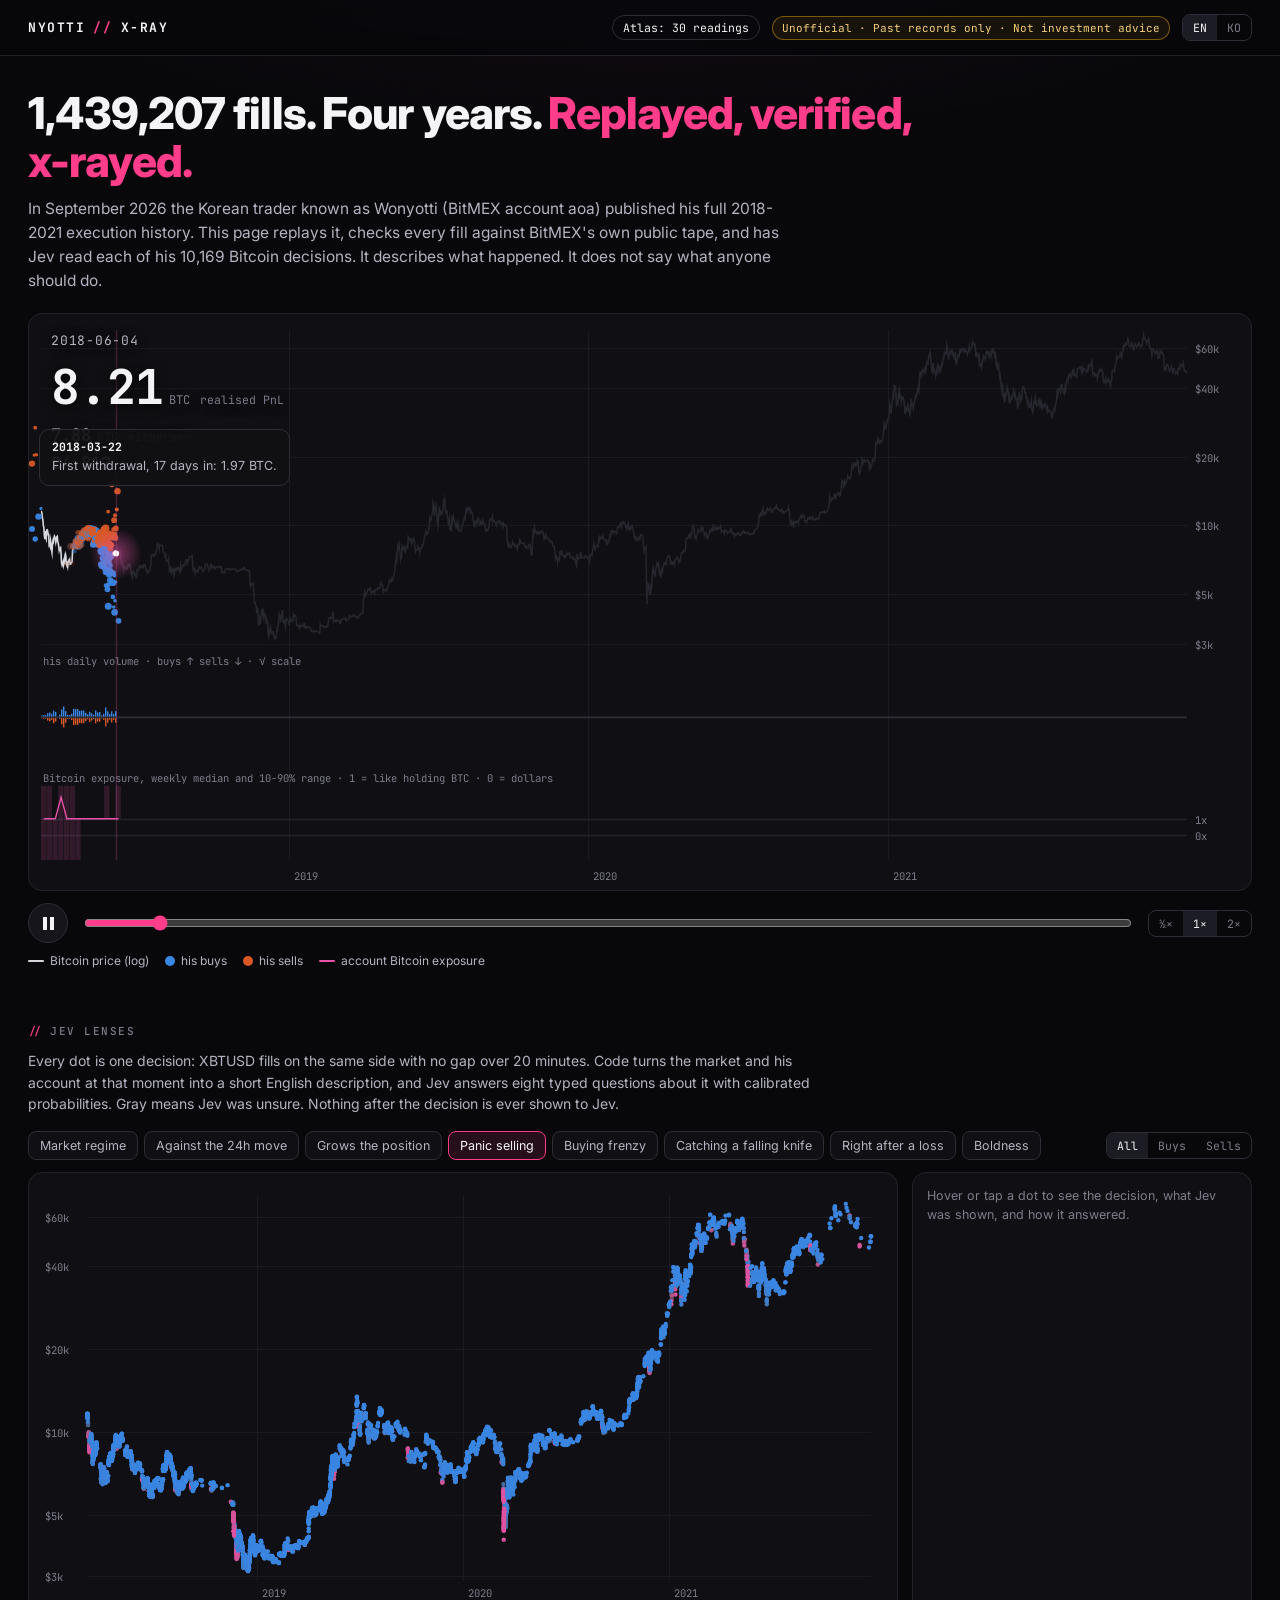
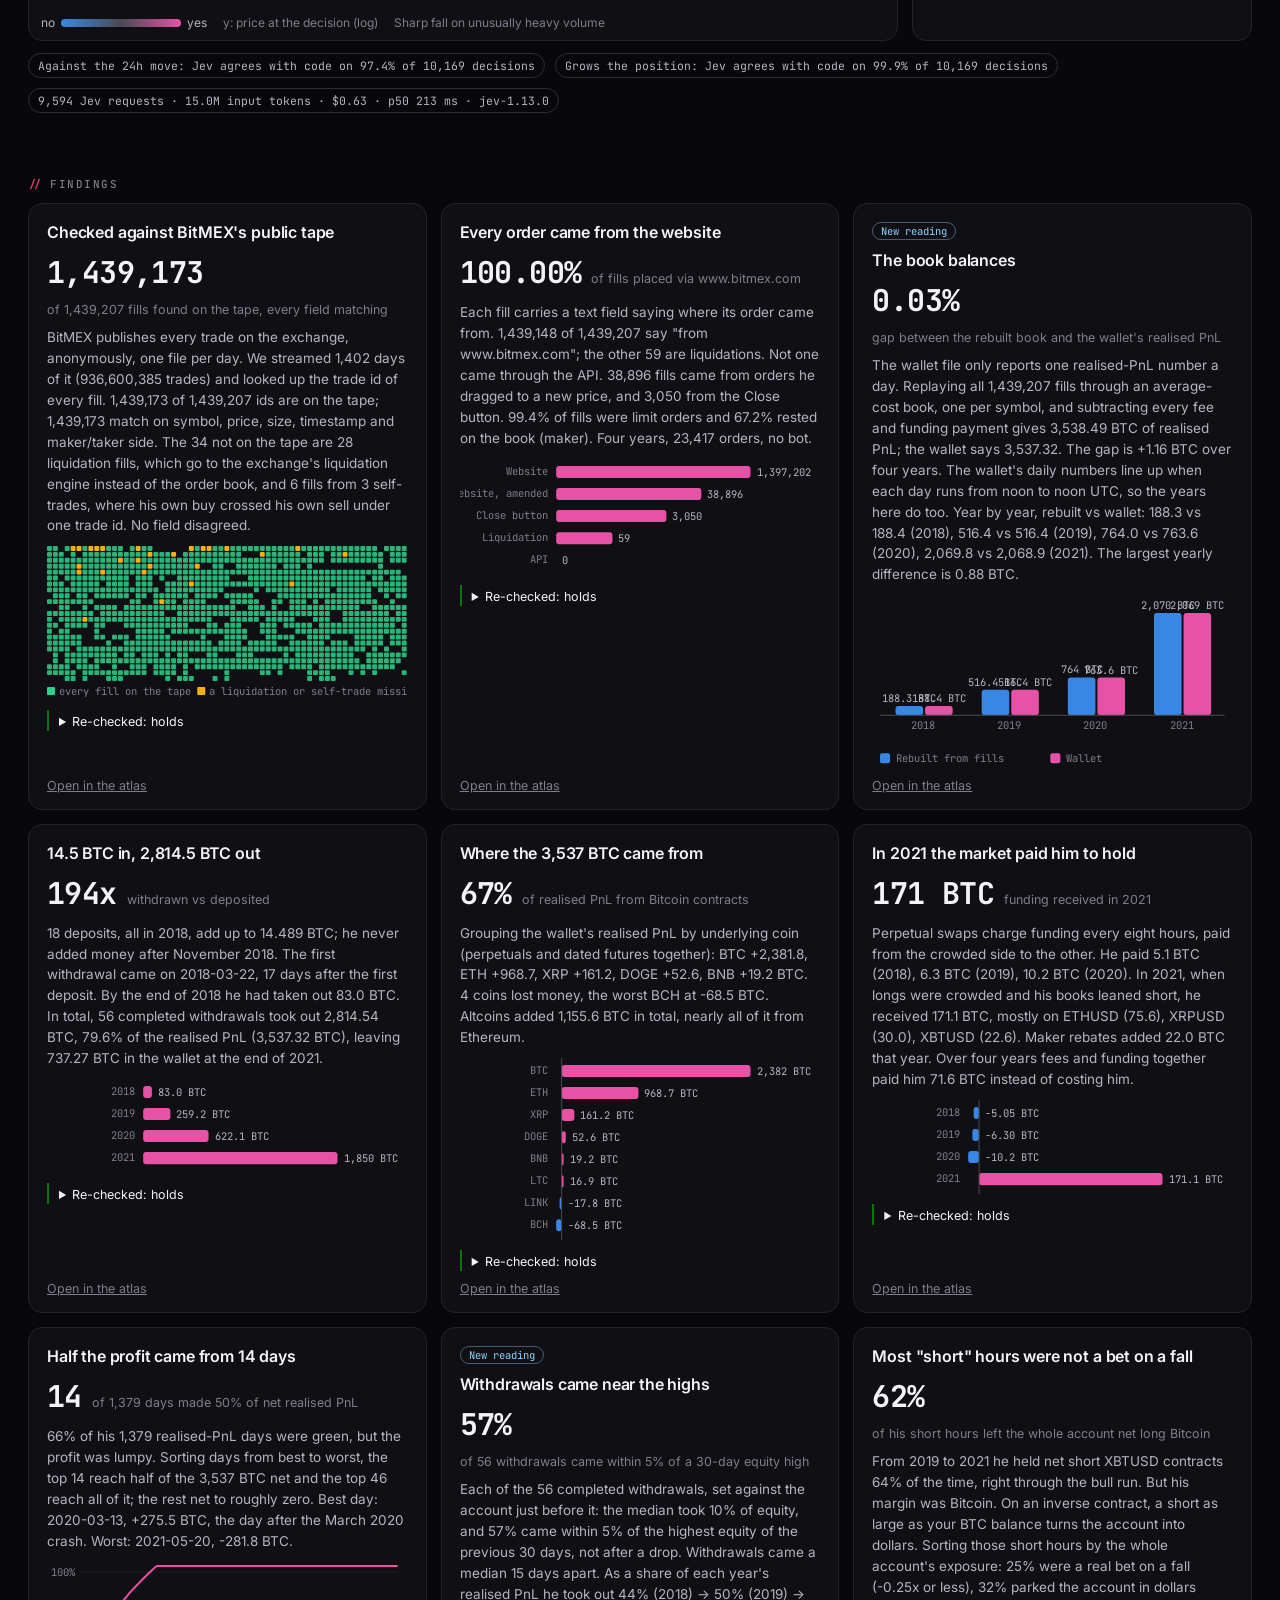
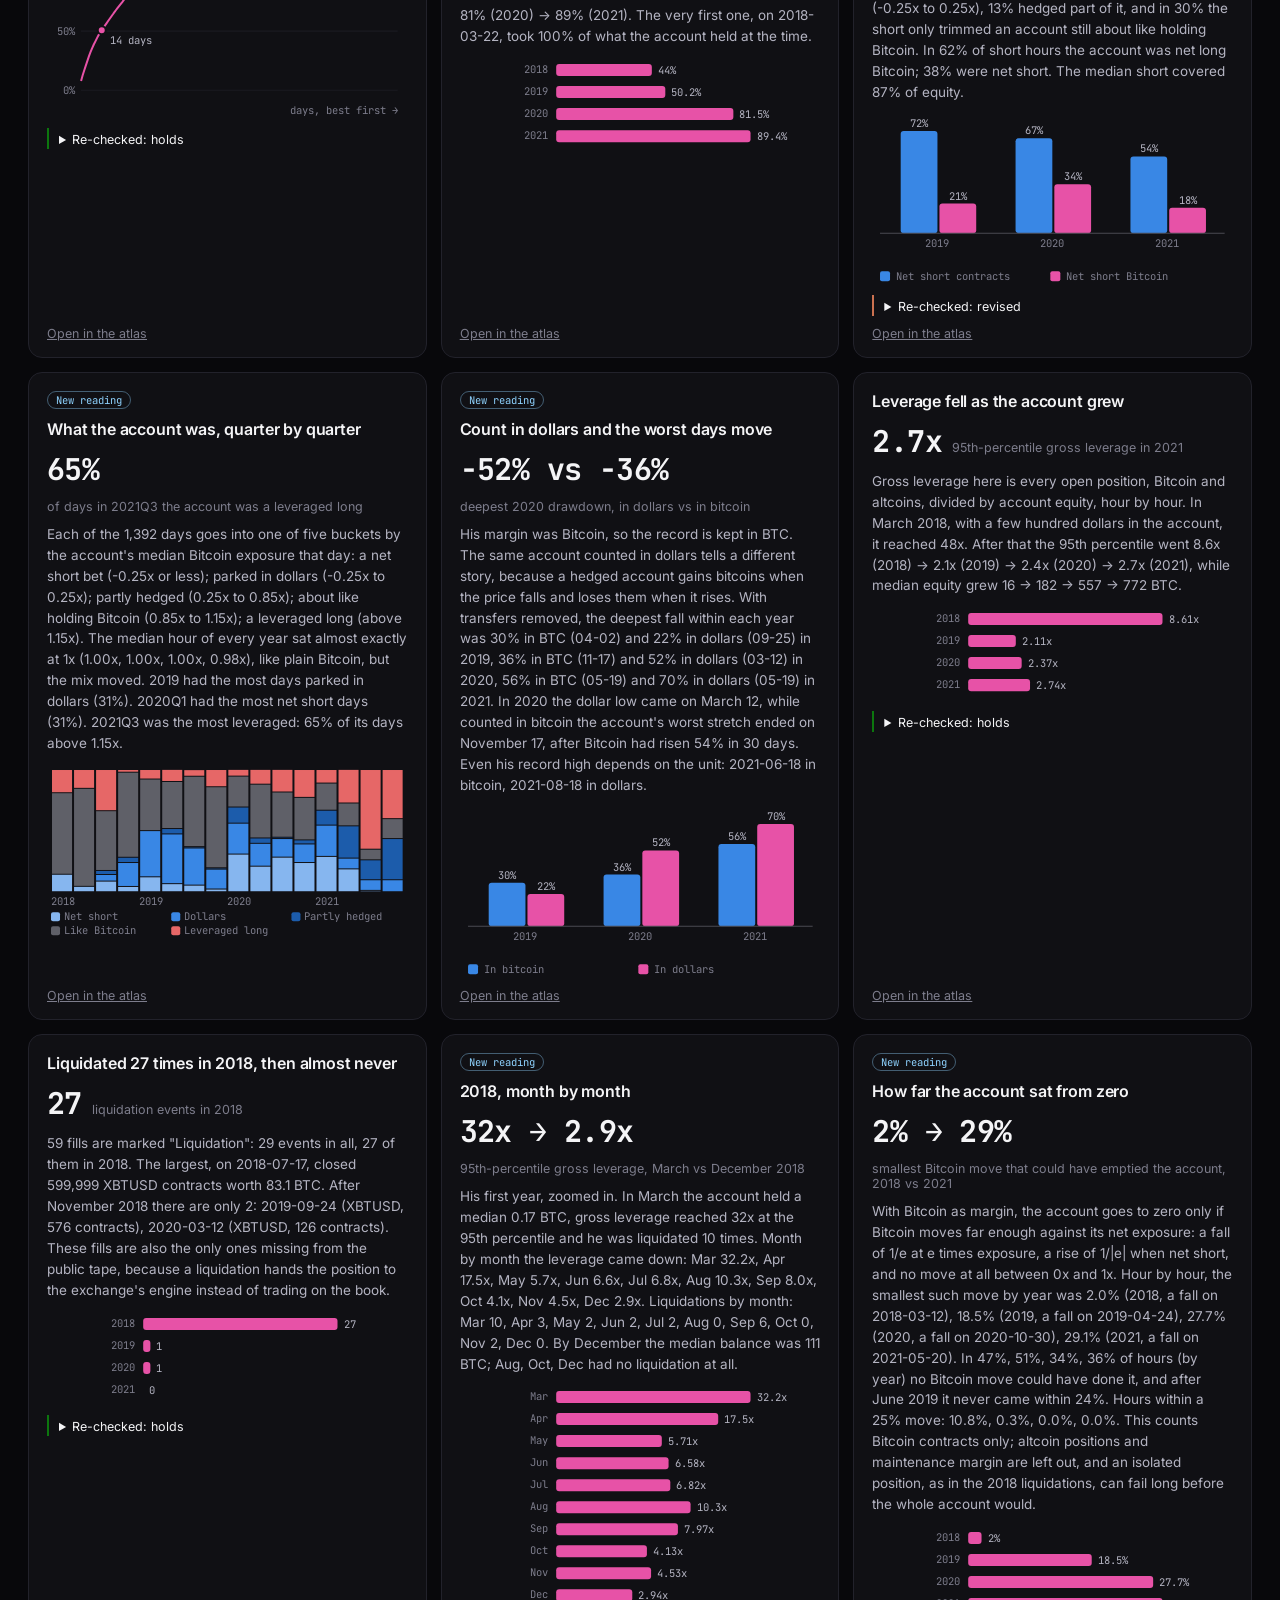
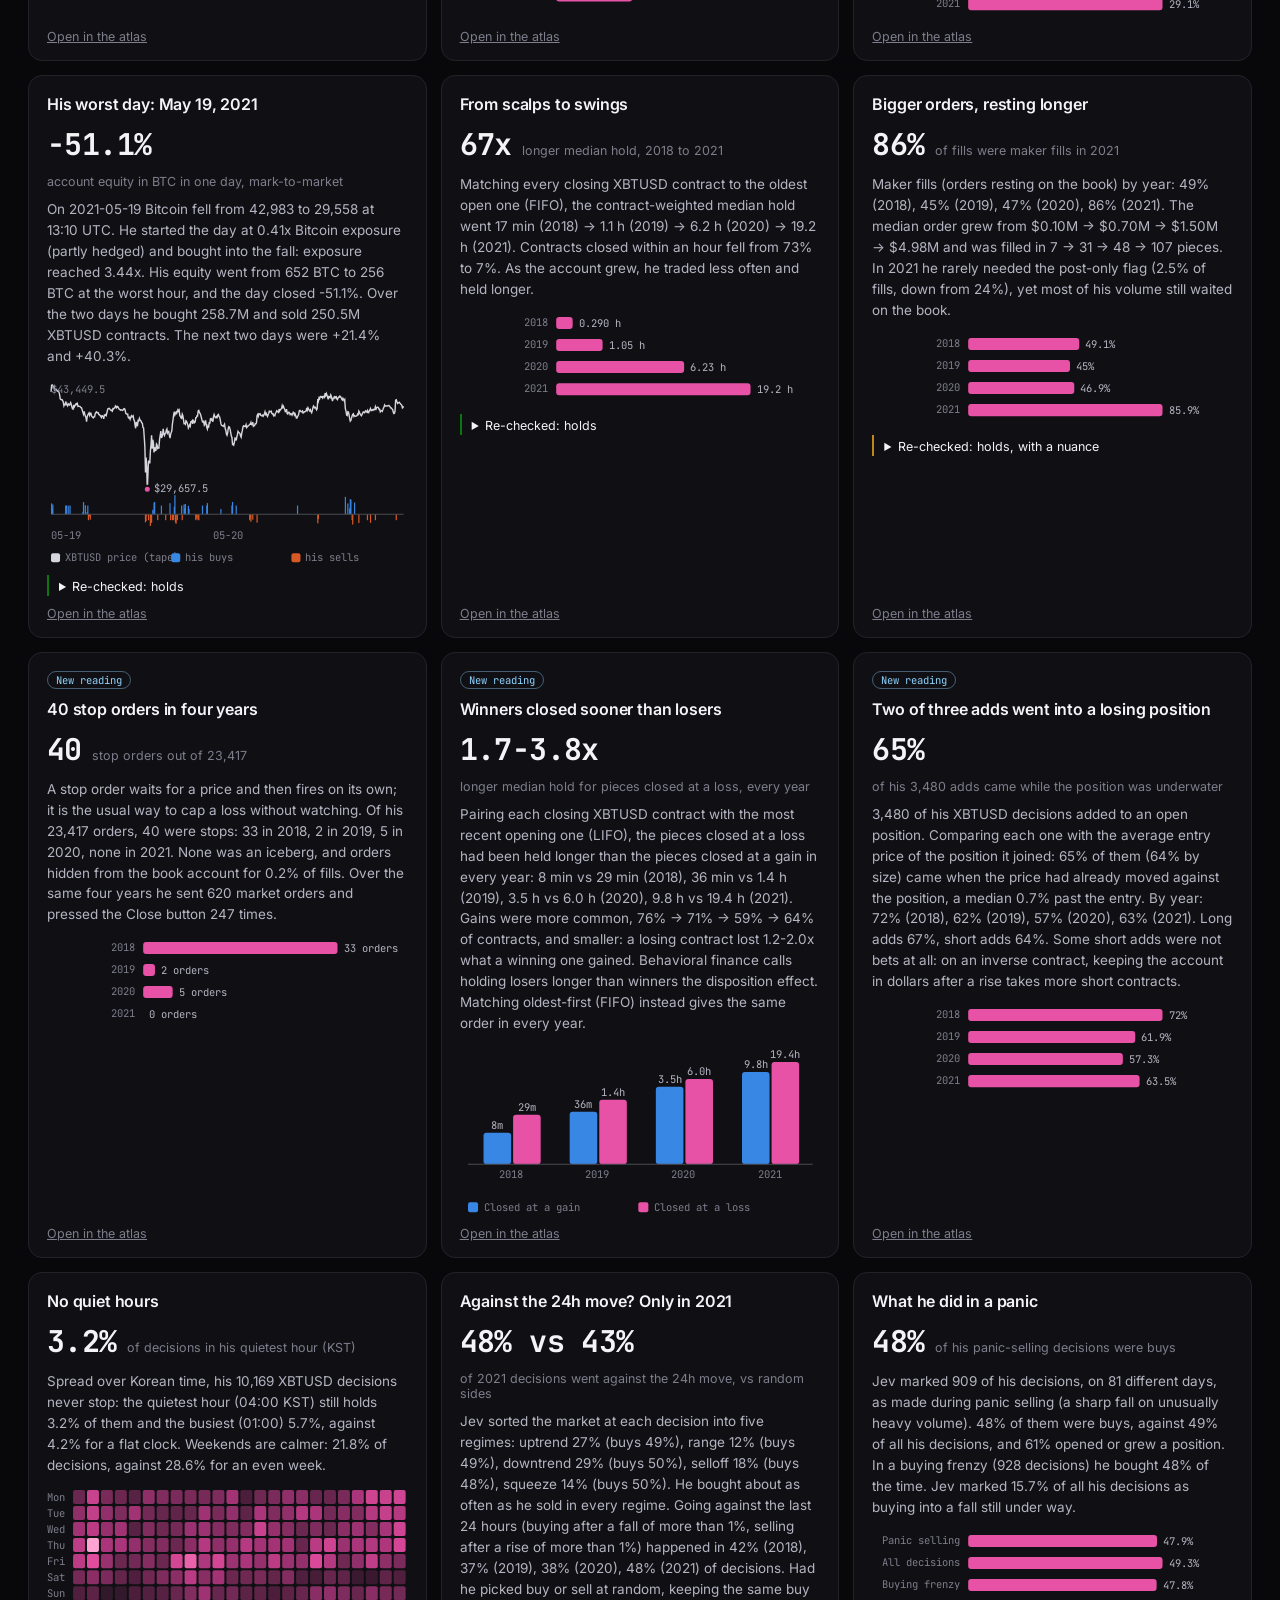
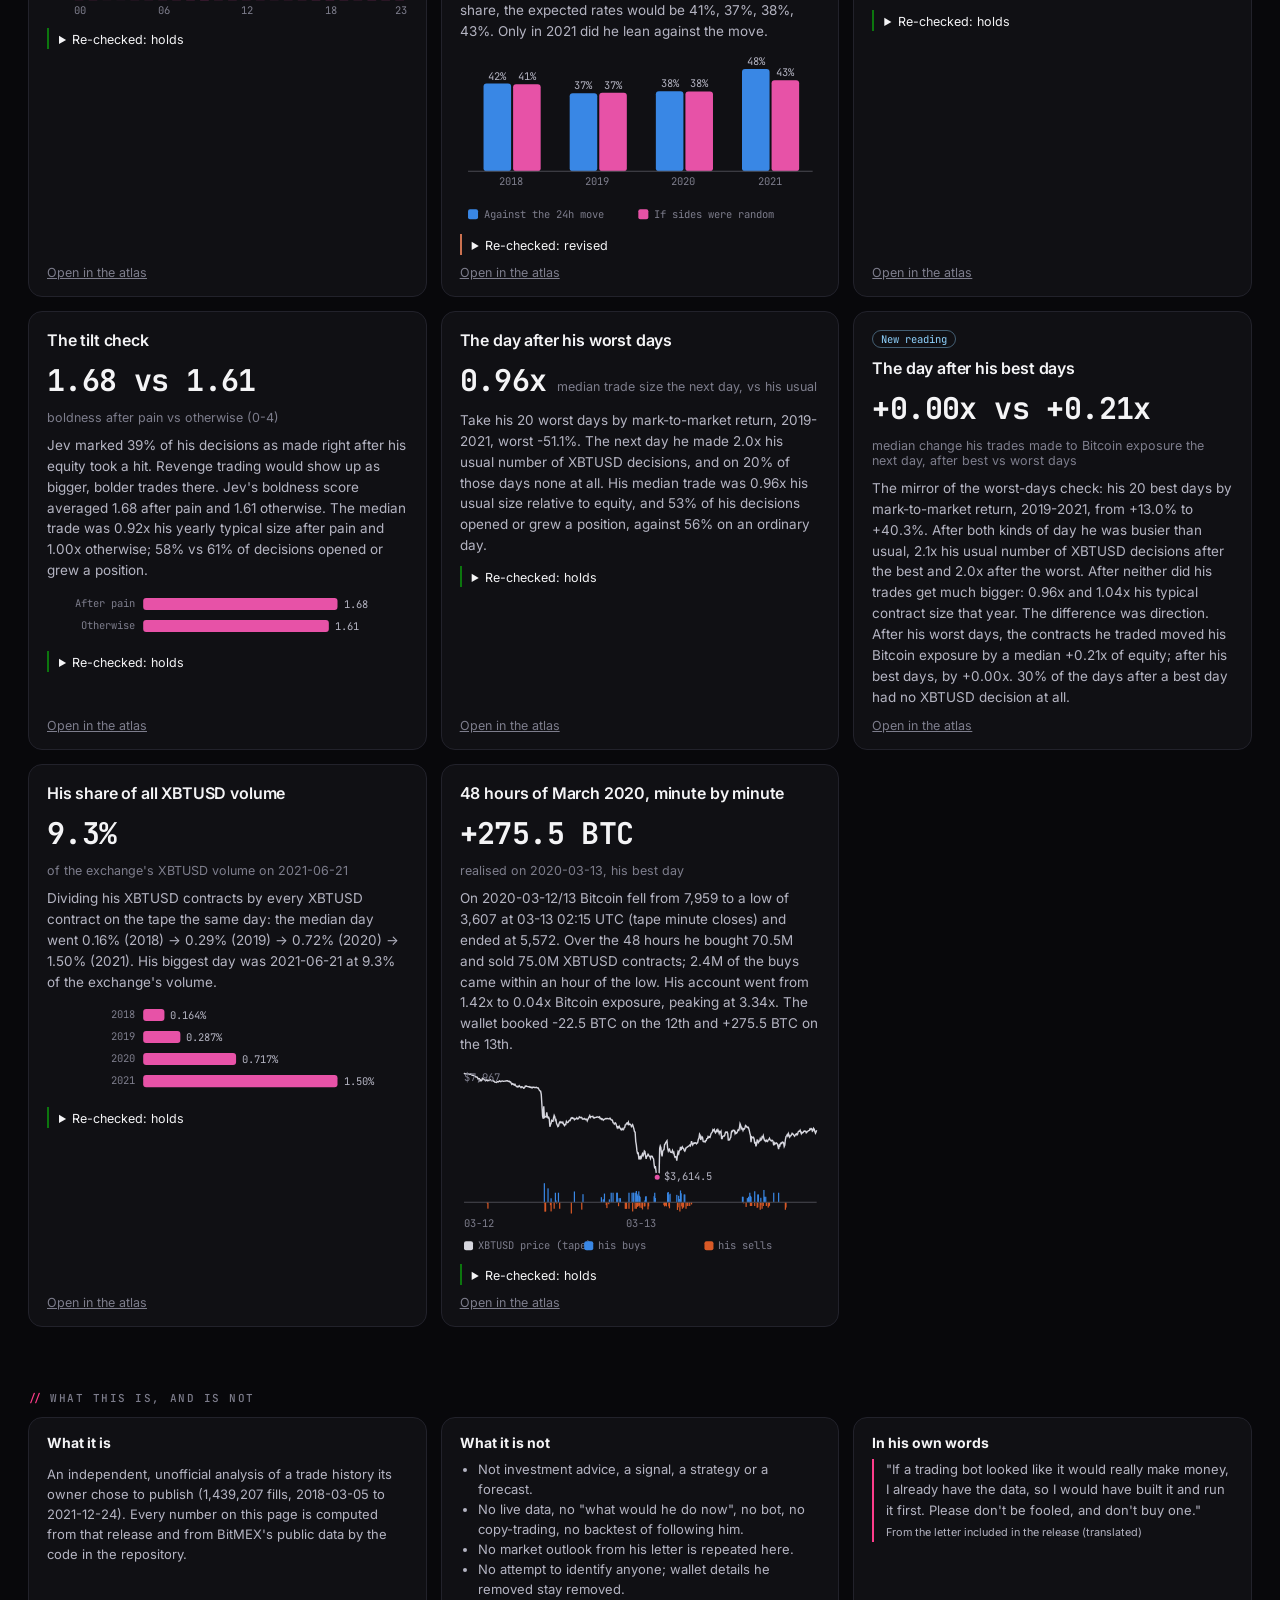
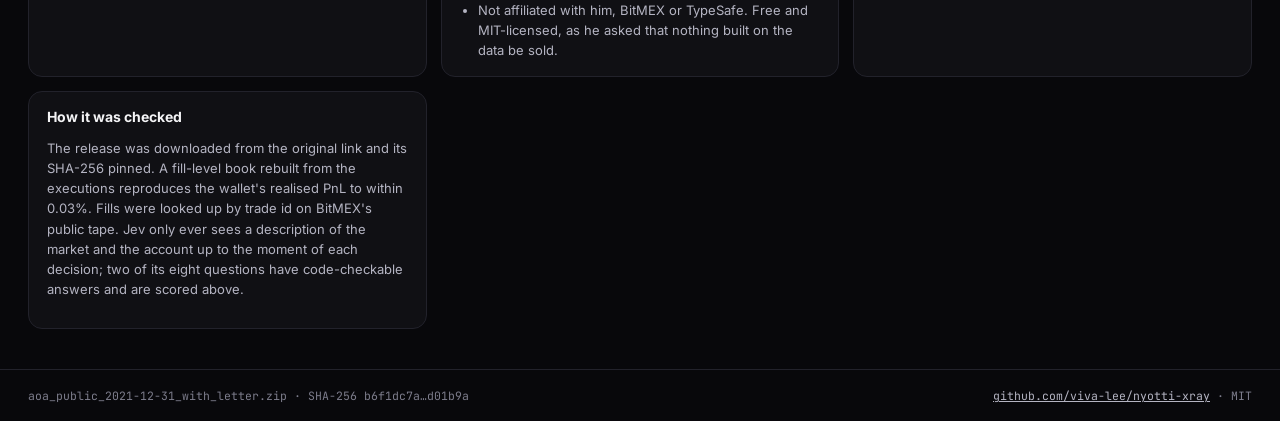
<file: site/index.html>
<!doctype html>
<html lang="en">
<head>
<meta charset="utf-8">
<meta name="viewport" content="width=device-width, initial-scale=1">
<title>nyotti-xray</title>
<meta name="description" content="A public BitMEX trade history (2018-2021), replayed, checked against the exchange's own tape, and read decision by decision by Jev. Not investment advice.">
<meta property="og:type" content="website">
<meta property="og:site_name" content="nyotti-xray">
<meta property="og:title" content="1,439,207 fills. Four years. Replayed, verified, x-rayed.">
<meta property="og:description" content="A trader's published BitMEX history (2018-2021), replayed over the Bitcoin price and checked against the exchange's own tape. Past records only, not investment advice.">
<meta property="og:url" content="https://viva-lee.github.io/nyotti-xray/">
<meta property="og:image" content="https://viva-lee.github.io/nyotti-xray/og-replay.jpg">
<meta property="og:image:width" content="1200">
<meta property="og:image:height" content="630">
<meta property="og:image:alt" content="The replay: four years of fills falling onto the Bitcoin price while the realised-PnL counter climbs.">
<meta name="twitter:card" content="summary_large_image">
<link rel="preconnect" href="https://fonts.googleapis.com">
<link rel="preconnect" href="https://fonts.gstatic.com" crossorigin>
<link href="https://fonts.googleapis.com/css2?family=Inter:wght@400;500;600;800&family=JetBrains+Mono:wght@400;500;700&display=swap" rel="stylesheet">
<link rel="stylesheet" href="app.css">
</head>
<body>
<header class="top">
  <div class="brand"><span class="mark">NYOTTI</span><span class="slash">//</span><span>X-RAY</span></div>
  <div class="top-right">
    <a class="atlas-link" href="atlas.html"><span data-i18n="atlas">Atlas</span><span class="more" data-i18n="atlasMore">: 30 readings</span></a>
    <span class="chip warn" data-i18n="notAdvice">Unofficial · Past records only · Not investment advice</span>
    <div class="lang" role="group" aria-label="Language">
      <button data-lang="en" class="on">EN</button><button data-lang="ko">KO</button>
    </div>
  </div>
</header>

<main>
  <section class="hero">
    <div class="hero-copy">
      <h1 id="headline"></h1>
      <p class="sub" data-i18n="sub"></p>
    </div>

    <div class="stage" id="stage">
      <canvas id="replay" aria-label="Replay of four years of fills over the Bitcoin price"></canvas>
      <div class="counters" aria-live="off">
        <div class="date" id="c-date">2018-03-05</div>
        <div class="counter big"><span id="c-pnl">0.00</span><small>BTC</small><label data-i18n="realised">realised PnL</label></div>
        <div class="counter"><span id="c-out">0.00</span><small>BTC</small><label data-i18n="withdrawn">withdrawn</label></div>
        <div class="counter"><span id="c-fills">0</span><label data-i18n="fillsReplayed">fills replayed</label></div>
      </div>
      <div class="event" id="event" hidden></div>
      <div class="tip" id="replay-tip" hidden></div>
    </div>
    <div class="controls">
      <button id="play" class="play" aria-label="Play"><span class="i-play"></span></button>
      <input id="scrub" type="range" min="0" max="1000" value="0" aria-label="Position in time">
      <div class="speed" role="group" aria-label="Speed">
        <button data-speed="0.5">½×</button><button data-speed="1" class="on">1×</button><button data-speed="2">2×</button>
      </div>
    </div>
    <div class="legend" id="replay-legend"></div>
  </section>

  <section class="lens-wrap">
    <h2 data-i18n="lensTitle">Jev lenses</h2>
    <p class="lead" data-i18n="lensLead"></p>
    <div class="lens-bar">
      <div class="tabs" id="tabs" role="tablist"></div>
      <div class="filter" role="group" aria-label="Side">
        <button data-side="all" class="on" data-i18n="all">All</button>
        <button data-side="1" data-i18n="buys">Buys</button>
        <button data-side="0" data-i18n="sells">Sells</button>
      </div>
    </div>
    <div class="lens-grid">
      <div class="lens-plot">
        <canvas id="lens" aria-label="Every decision over time, colored by the selected Jev lens"></canvas>
        <div class="lens-legend" id="lens-legend"></div>
      </div>
      <aside class="inspect" id="inspect">
        <div class="empty" data-i18n="inspectEmpty">Hover or tap a dot to see the decision, what Jev was shown, and how it answered.</div>
      </aside>
    </div>
    <div class="checks" id="checks"></div>
  </section>

  <section class="findings">
    <h2 data-i18n="findings">Findings</h2>
    <div class="cards" id="cards"></div>
  </section>

  <section class="about">
    <h2 data-i18n="aboutTitle">What this is, and is not</h2>
    <div class="about-grid" id="about"></div>
  </section>
</main>

<footer class="foot">
  <span id="foot-meta"></span>
  <span><a href="https://github.com/viva-lee/nyotti-xray">github.com/viva-lee/nyotti-xray</a> · MIT</span>
</footer>

<script src="color.js"></script>
<script src="charts.js"></script>
<script src="app.js"></script>
</body>
</html>
</file>
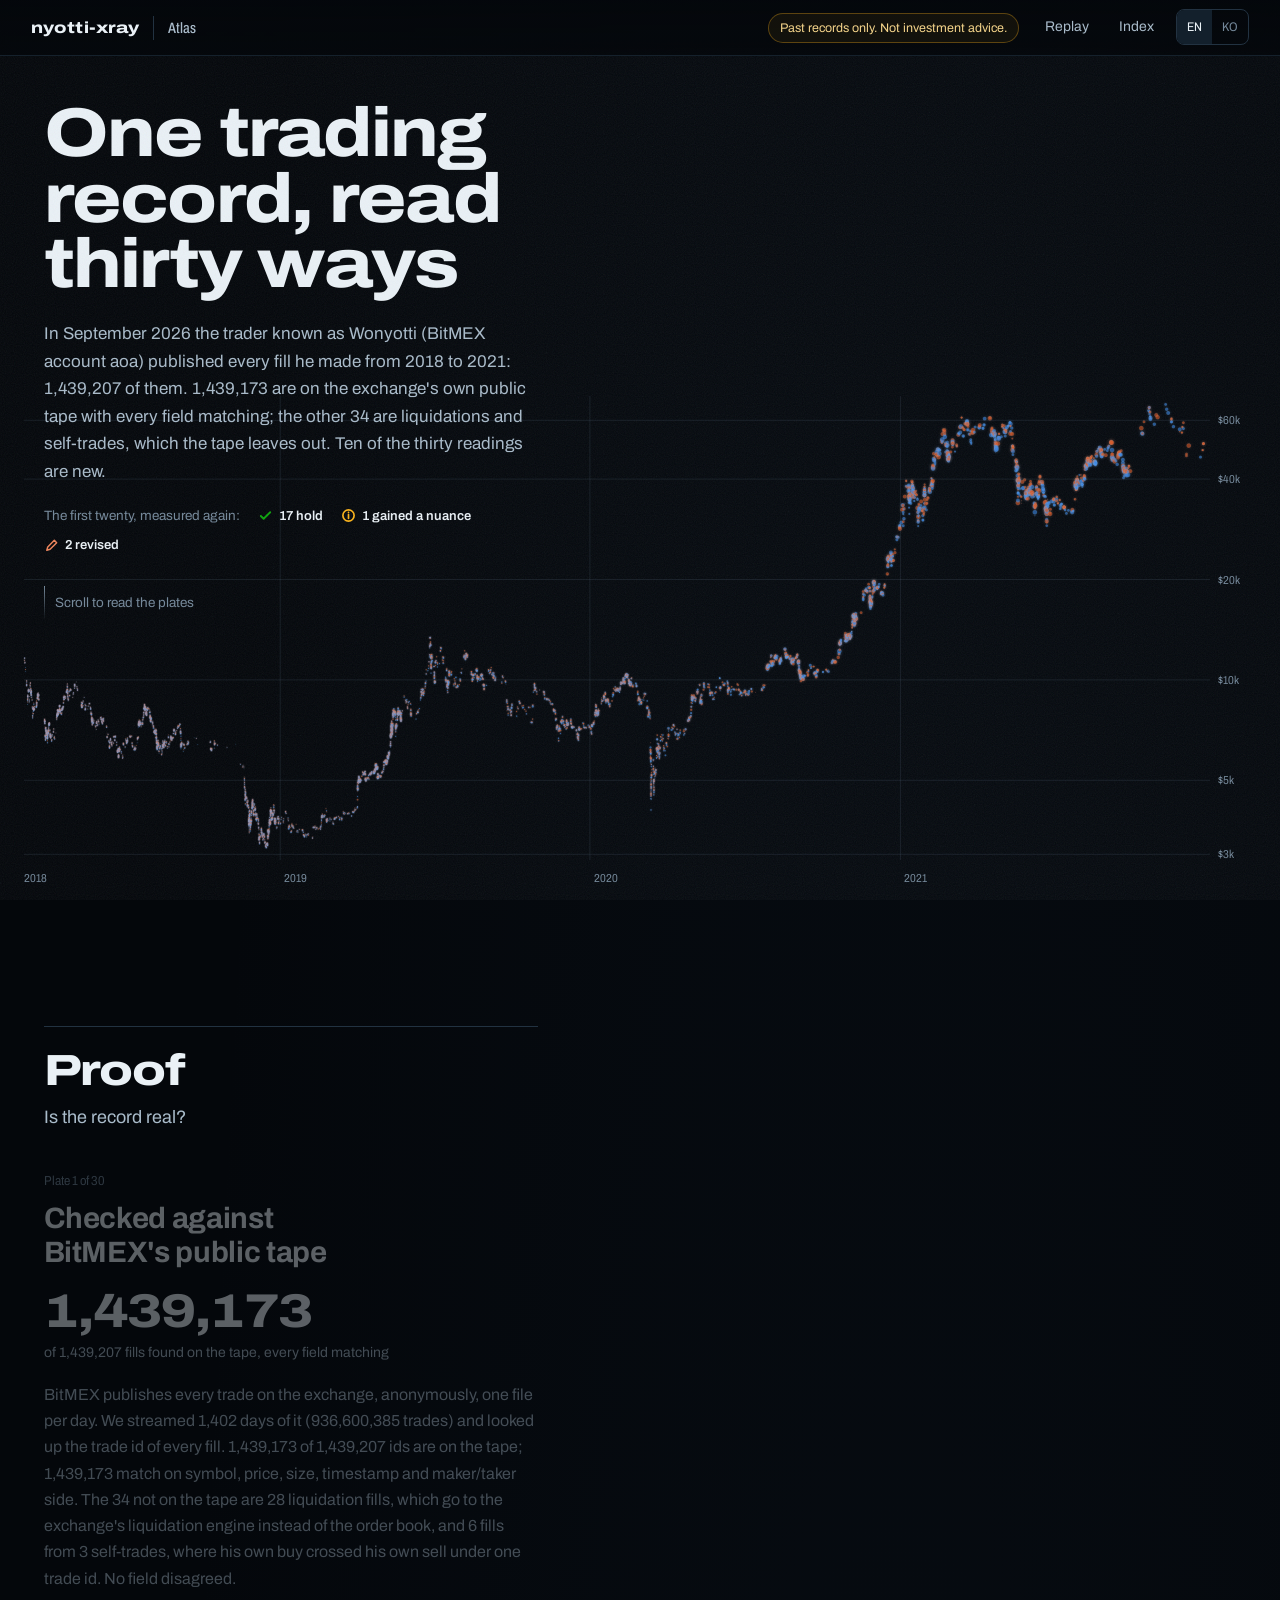
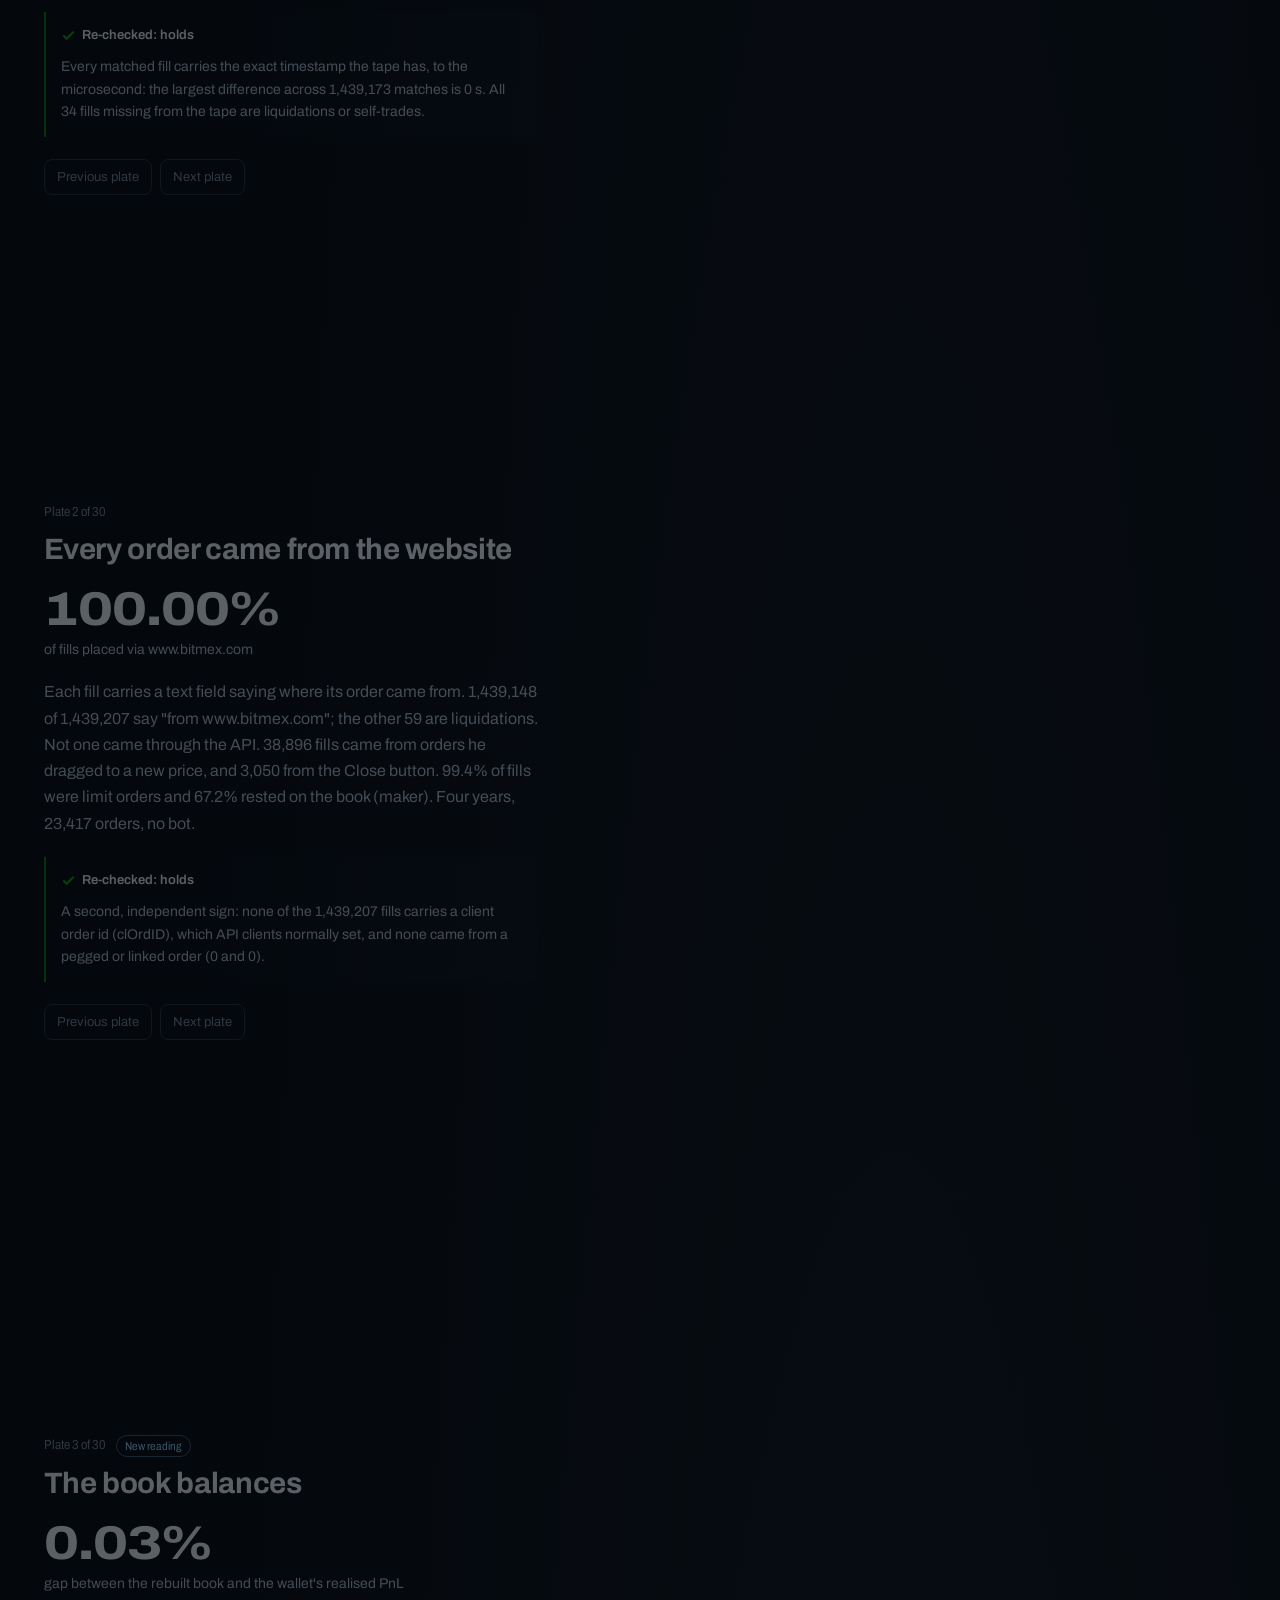
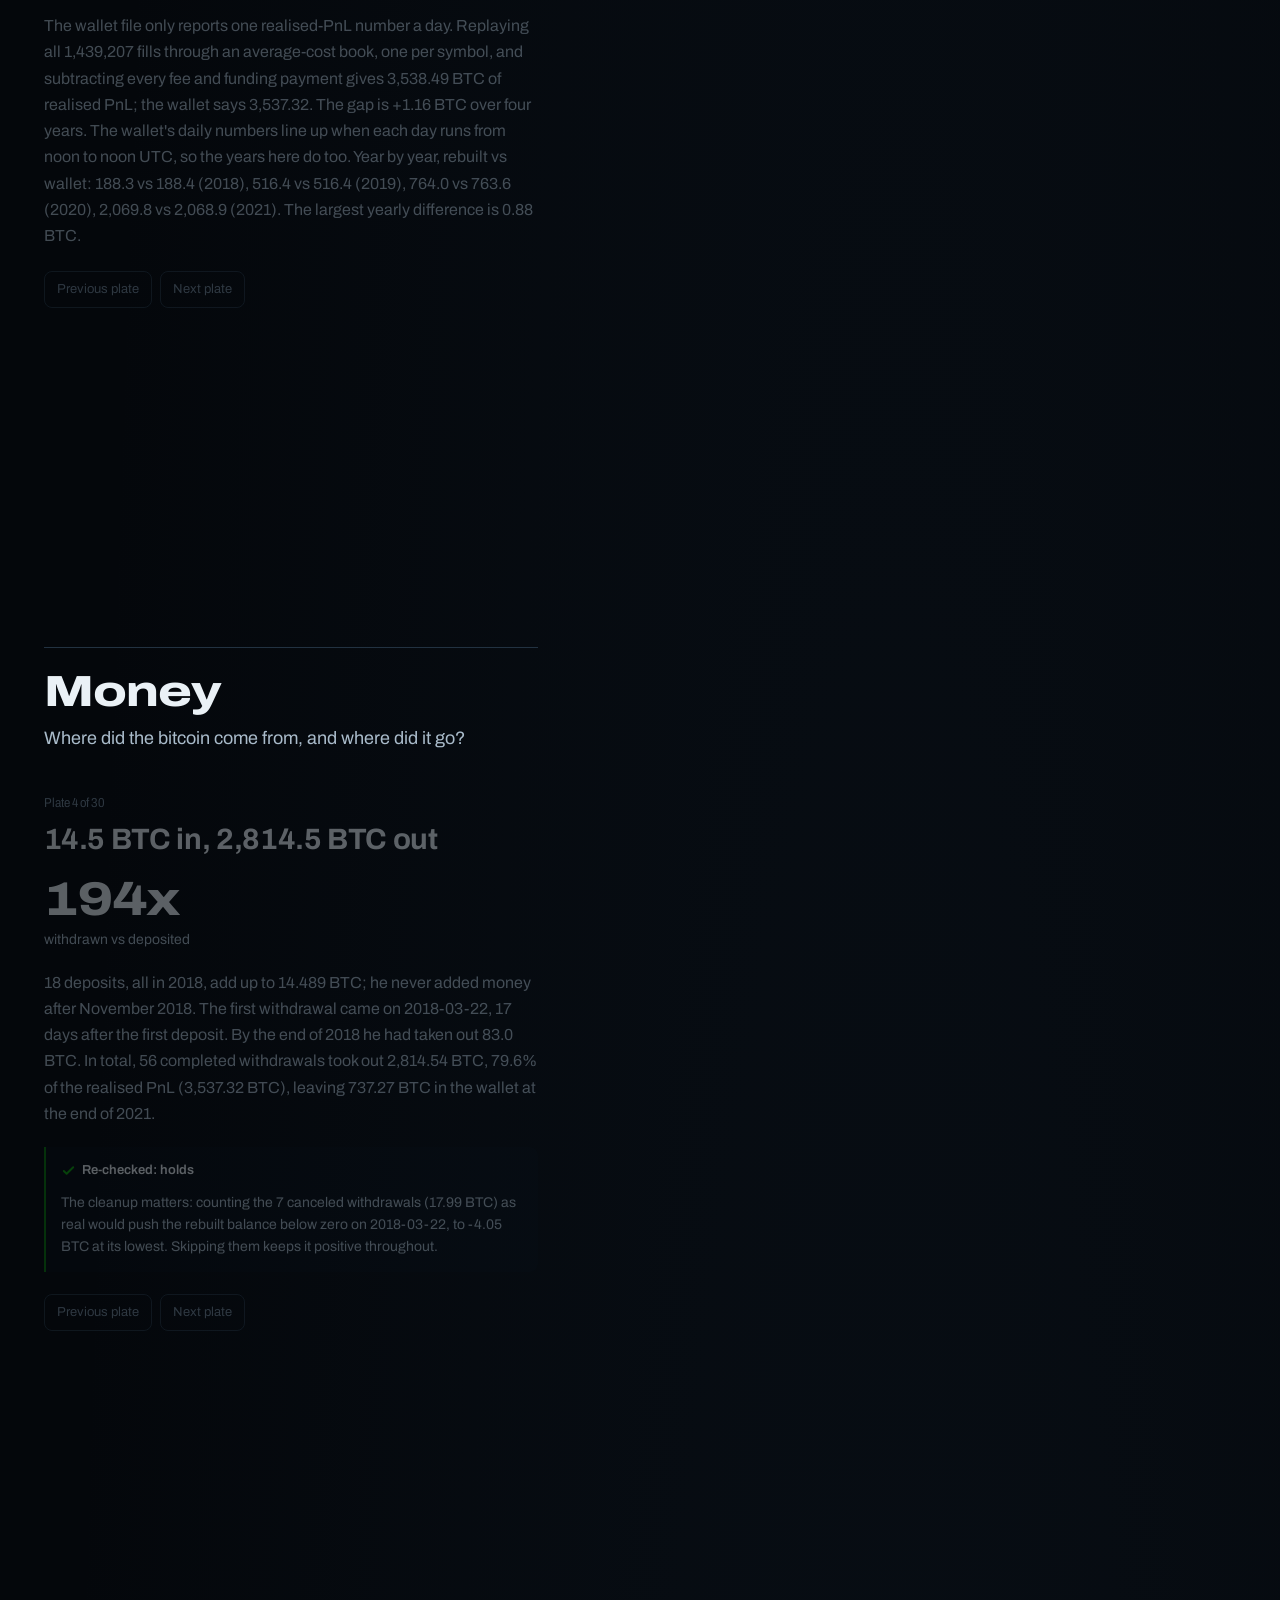
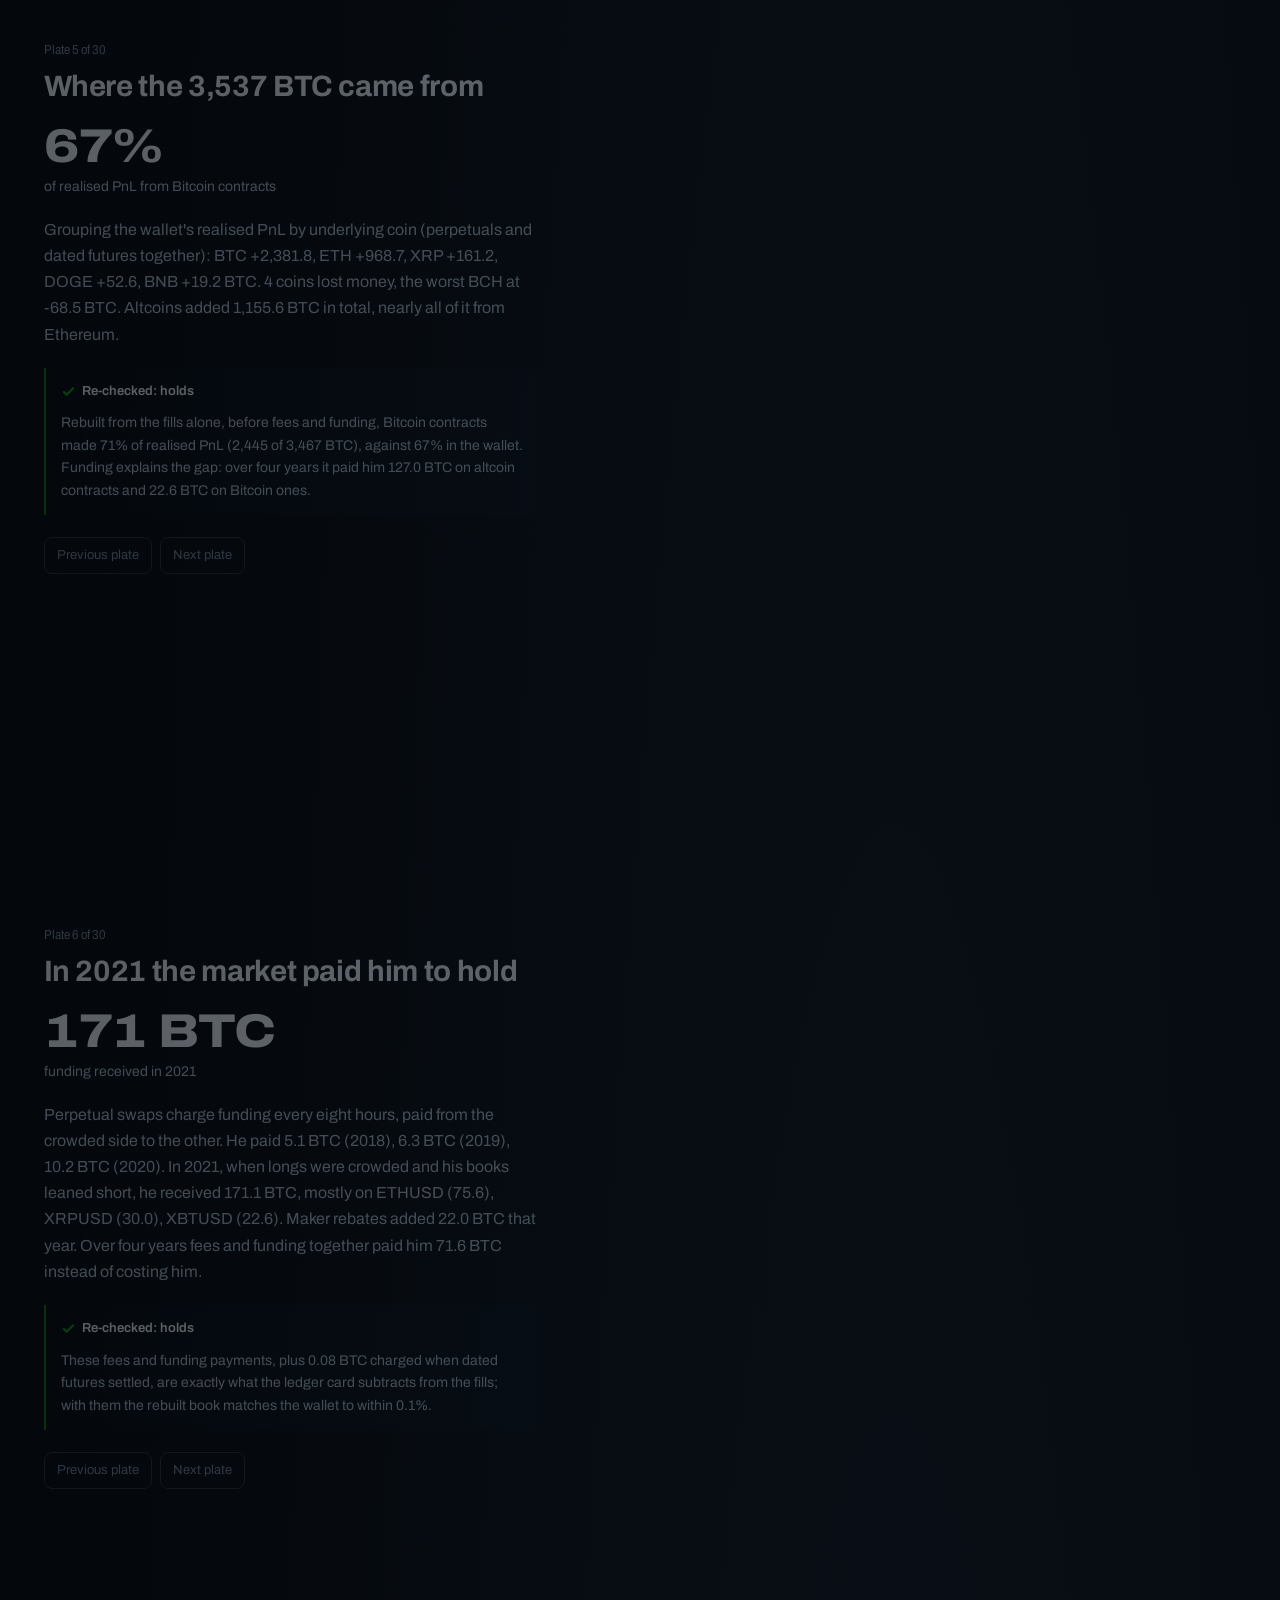
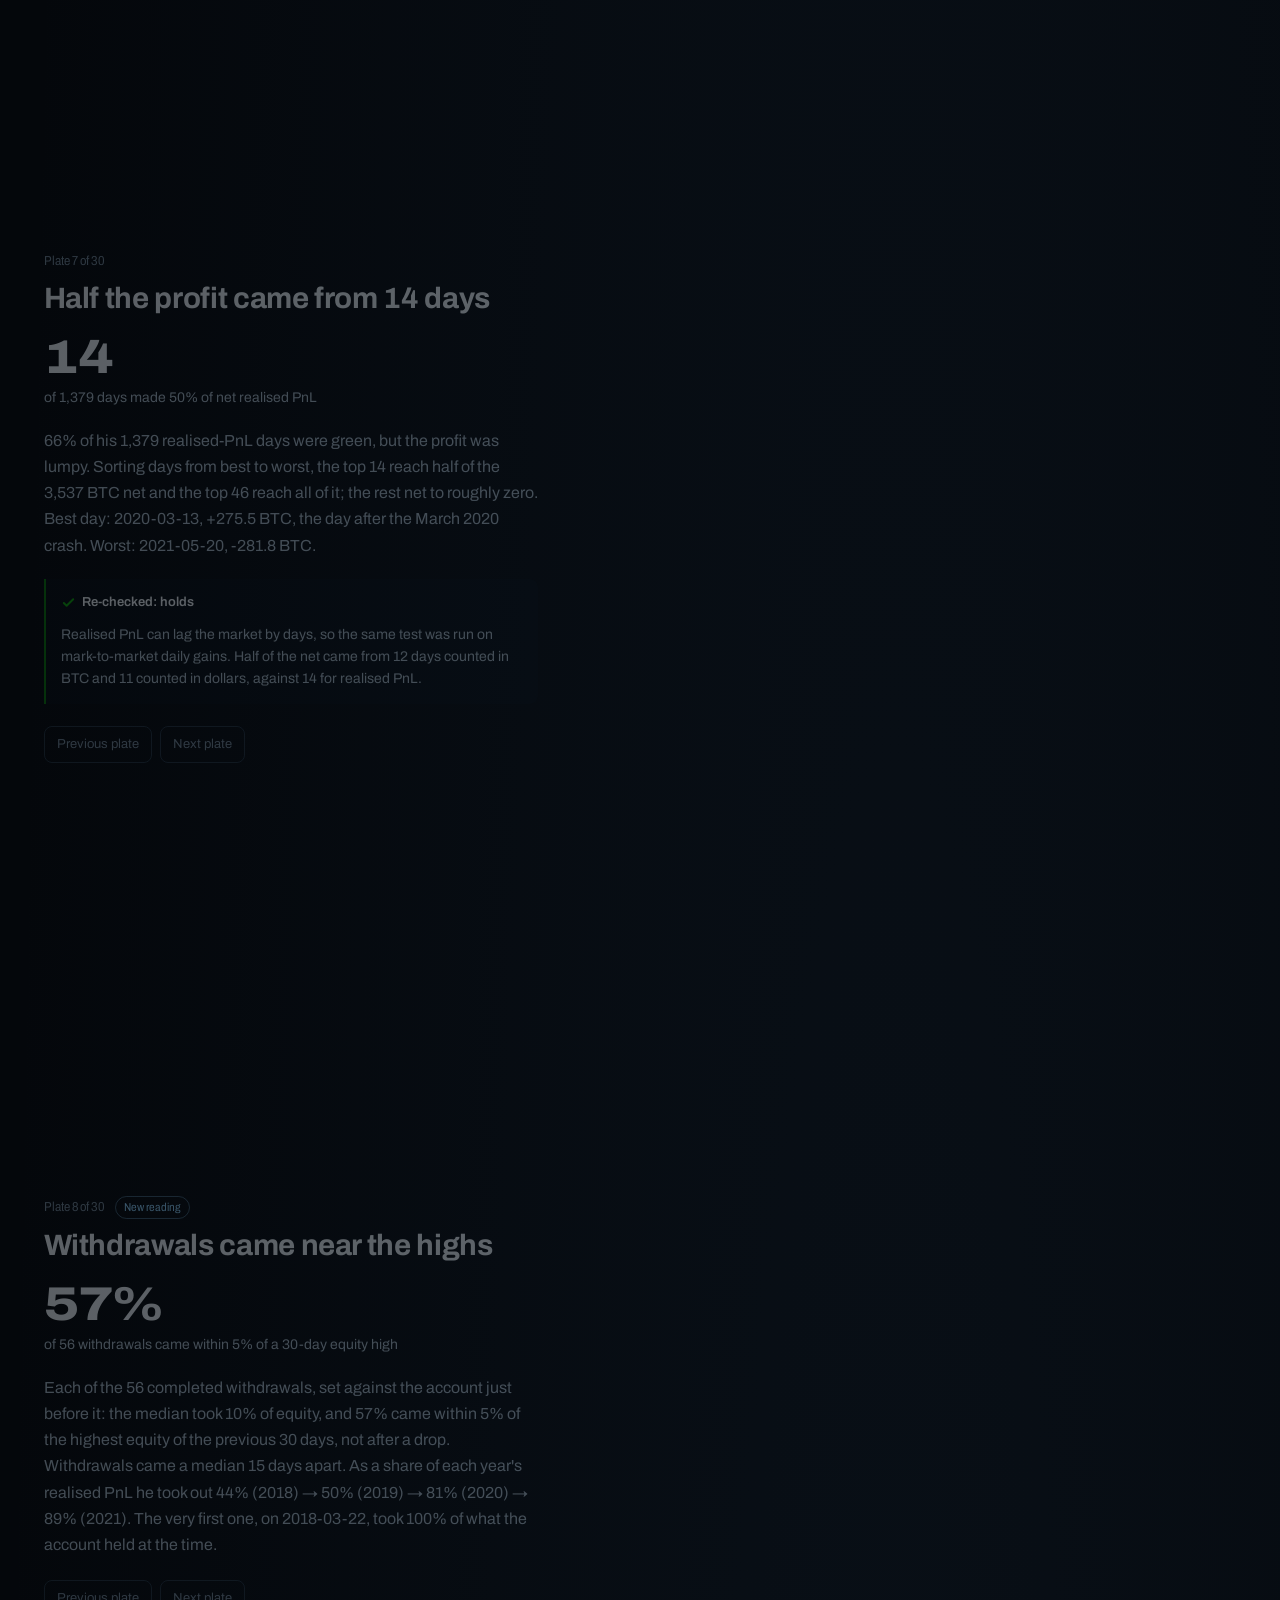
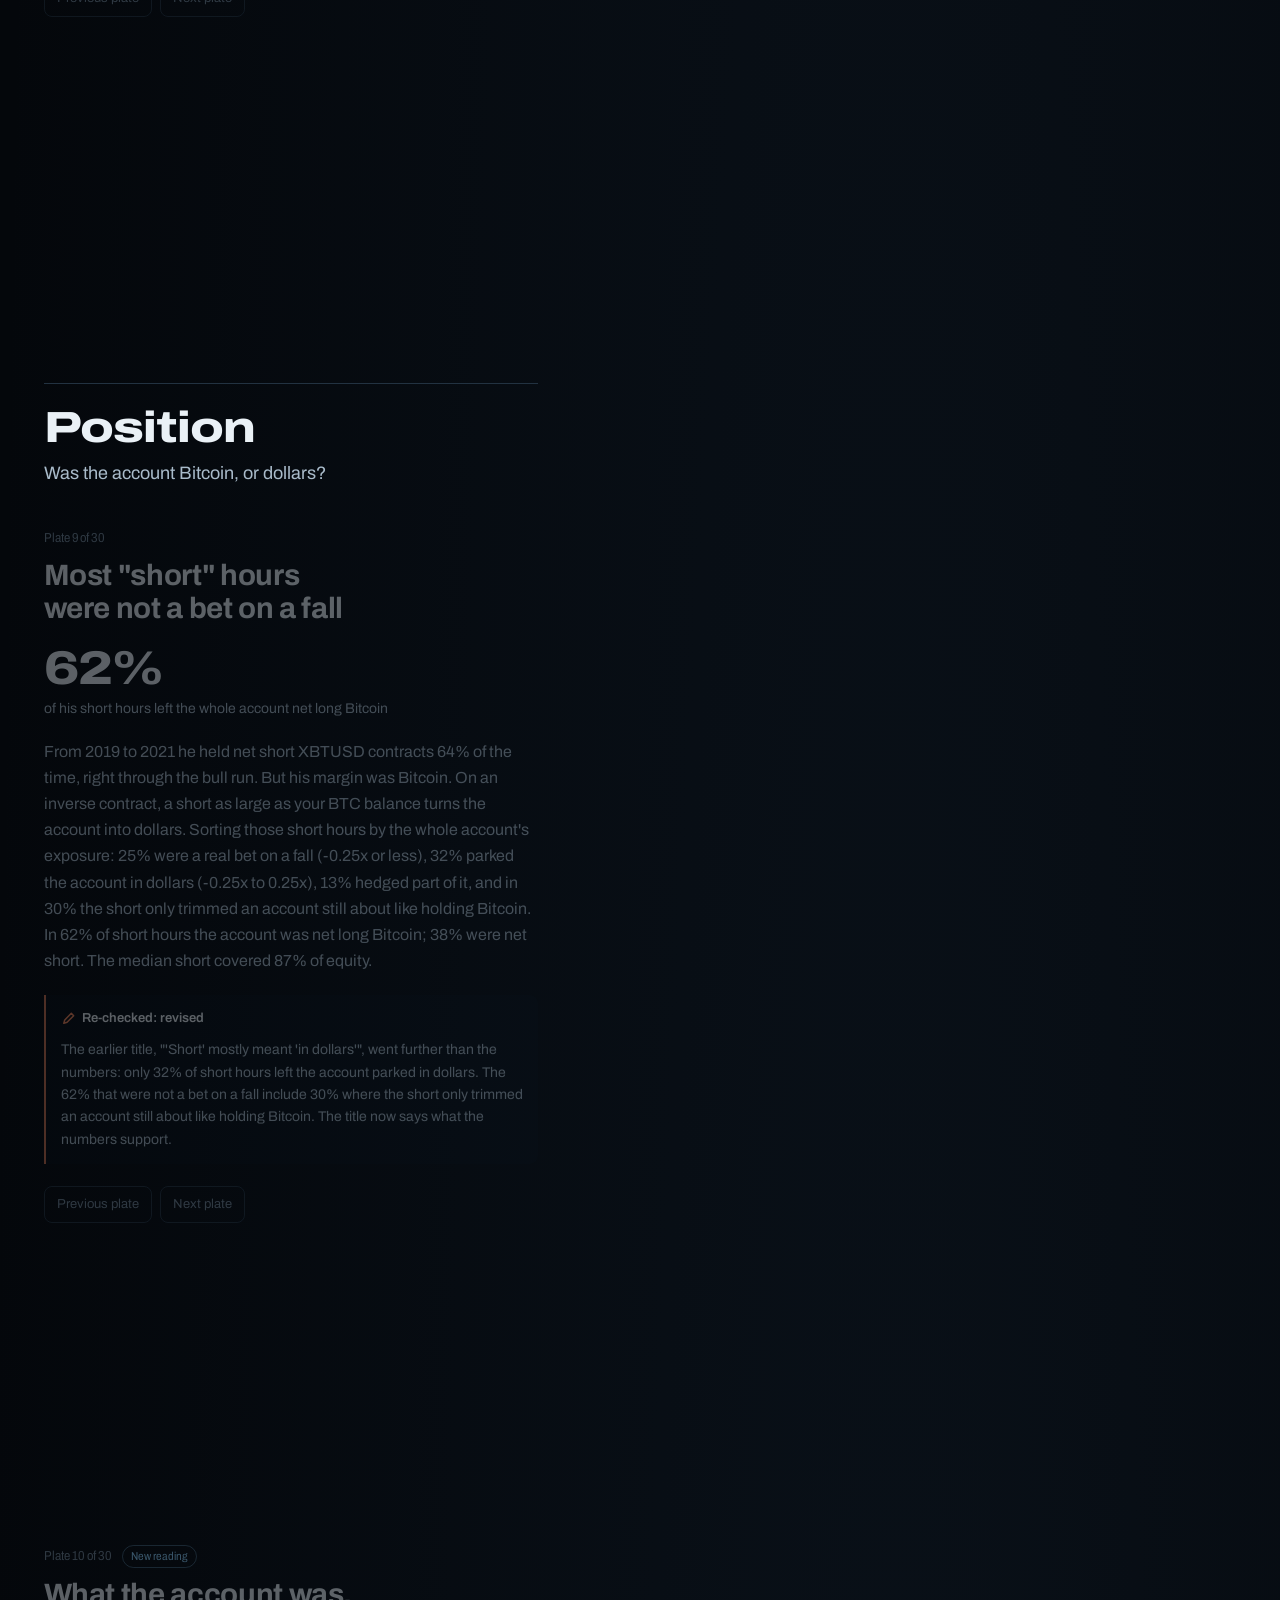
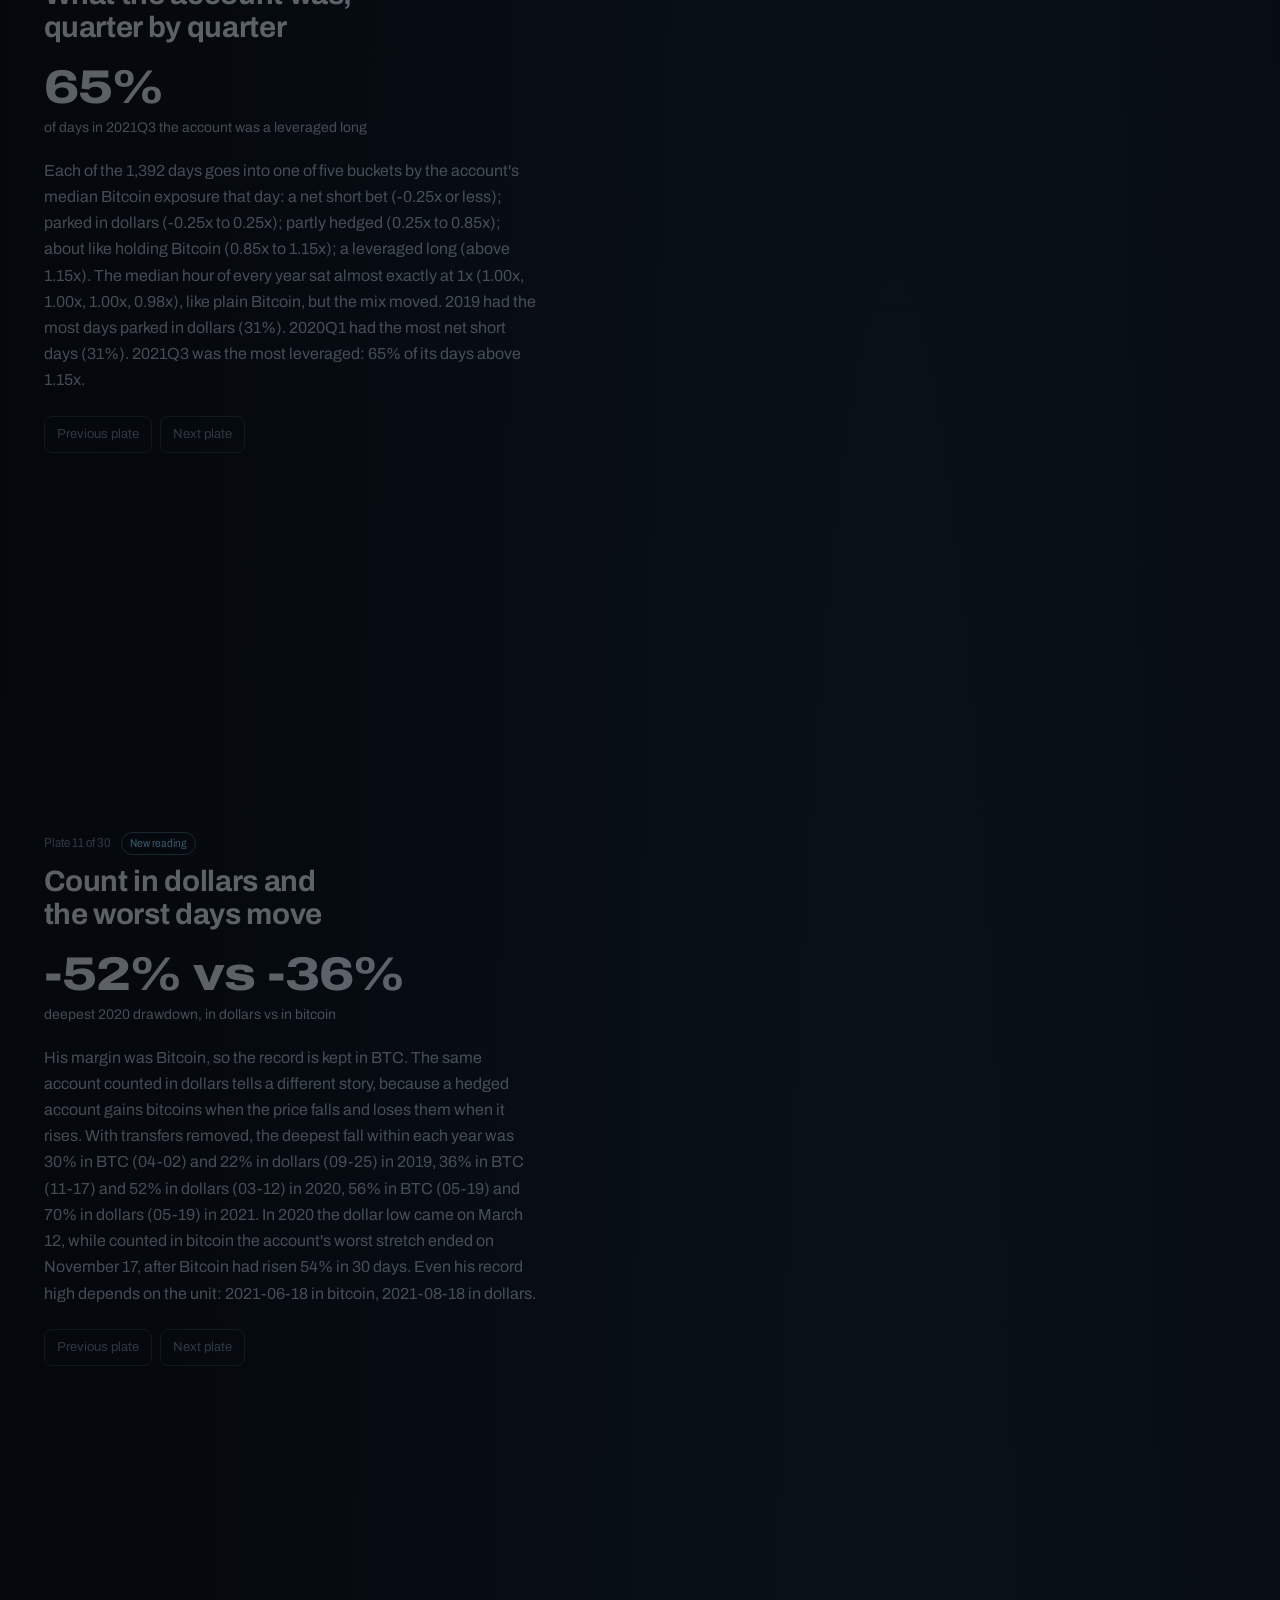
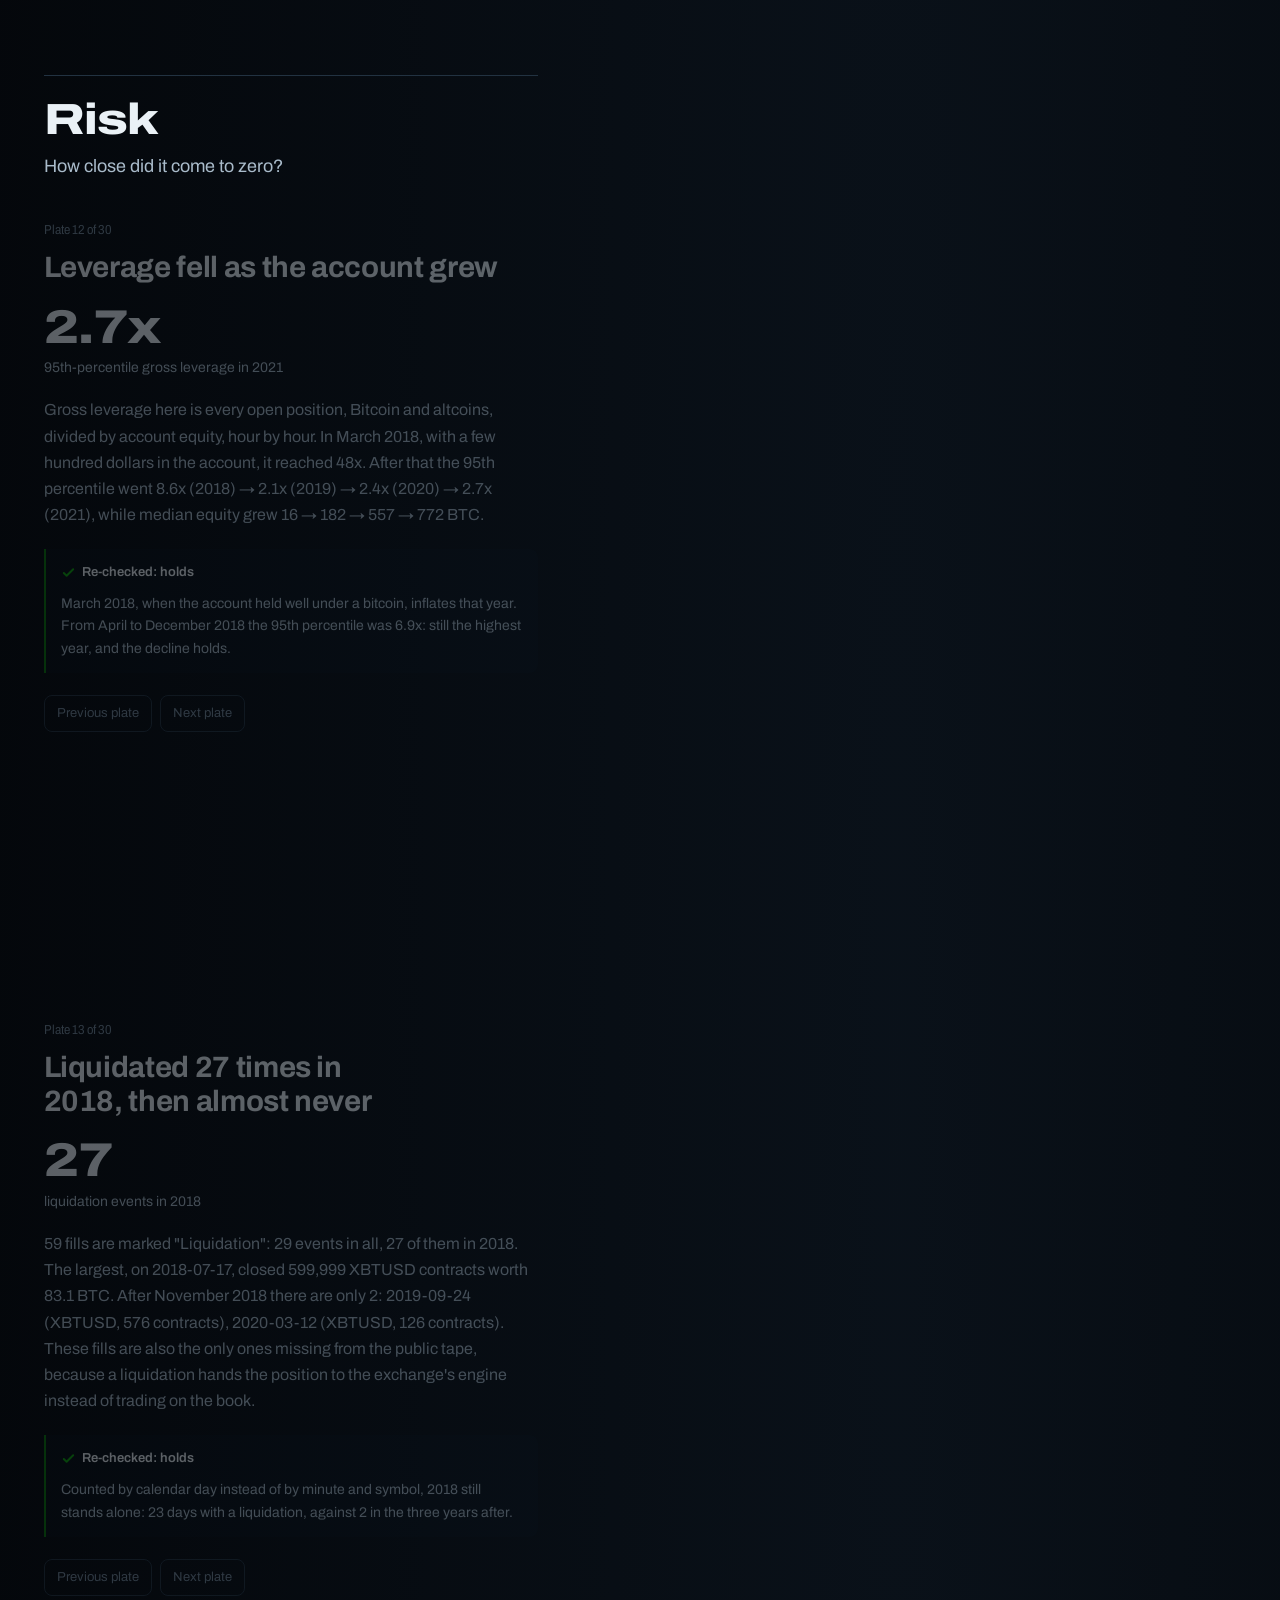
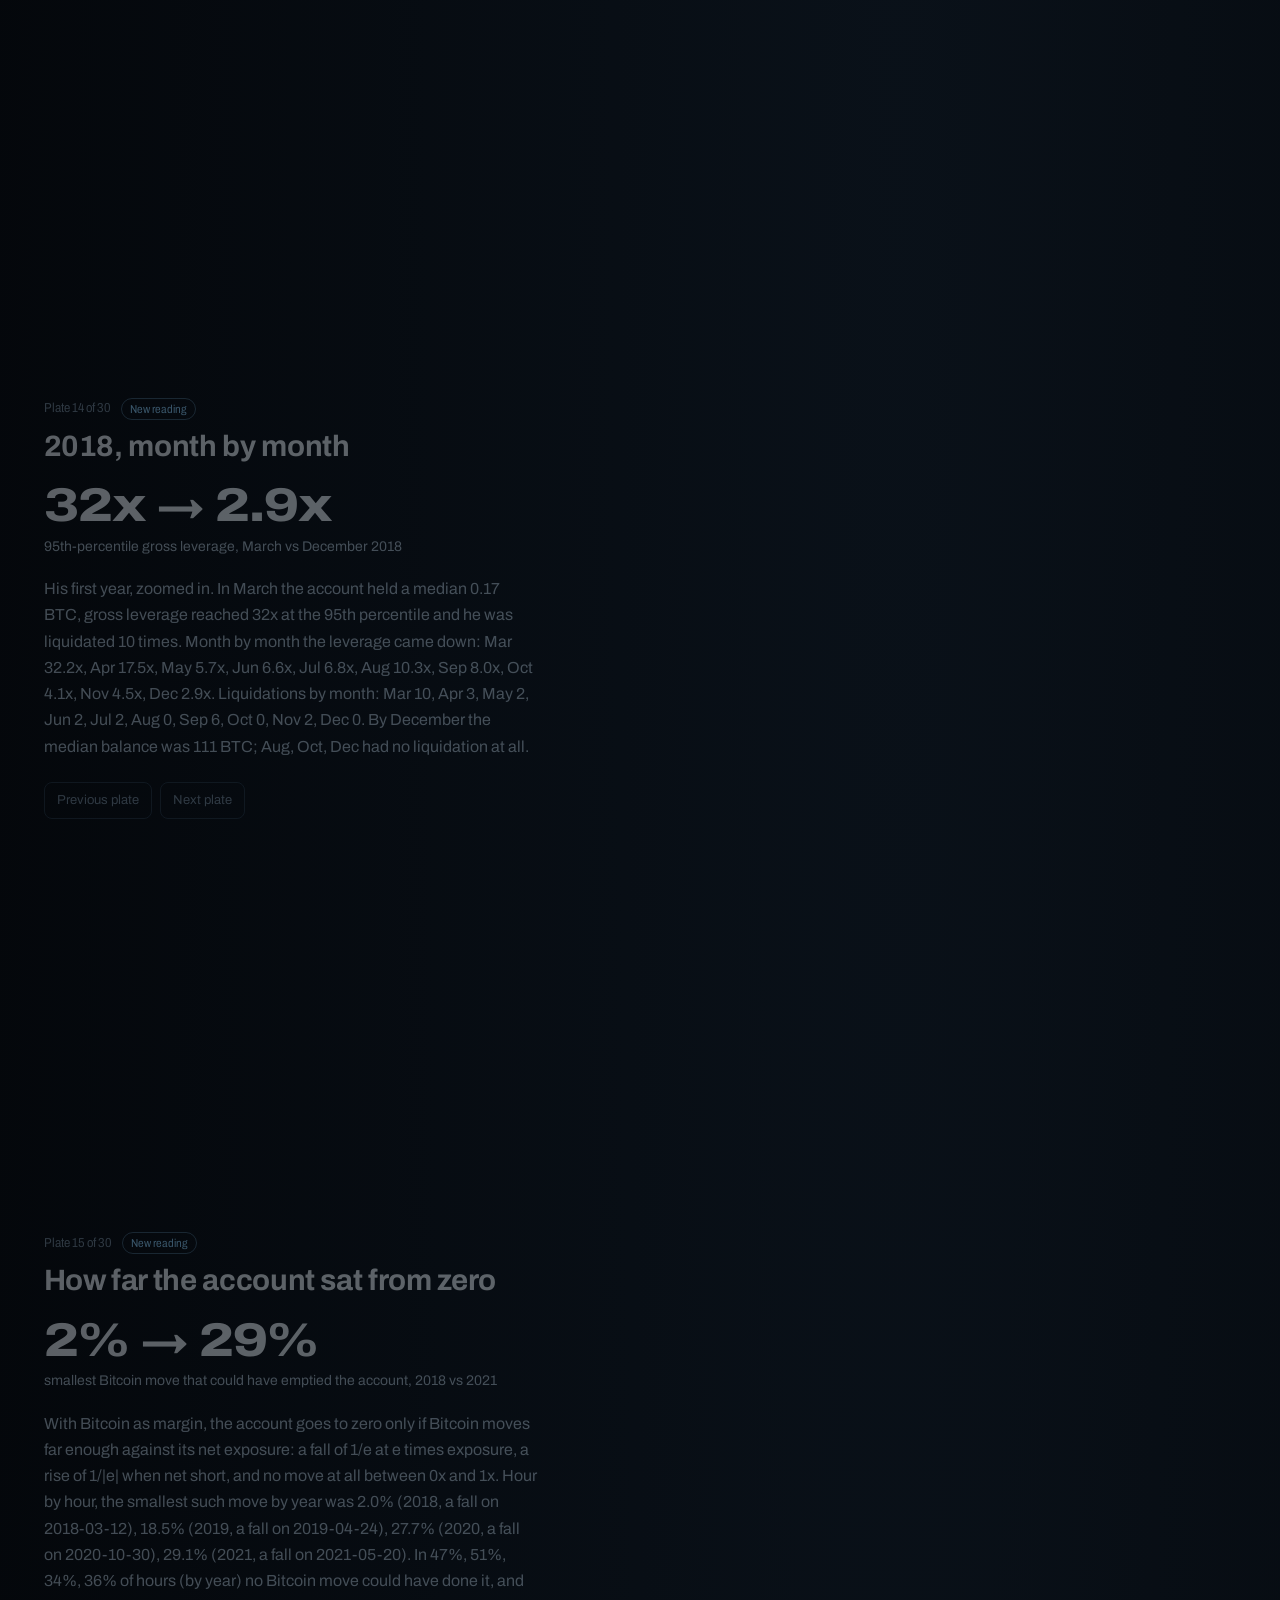
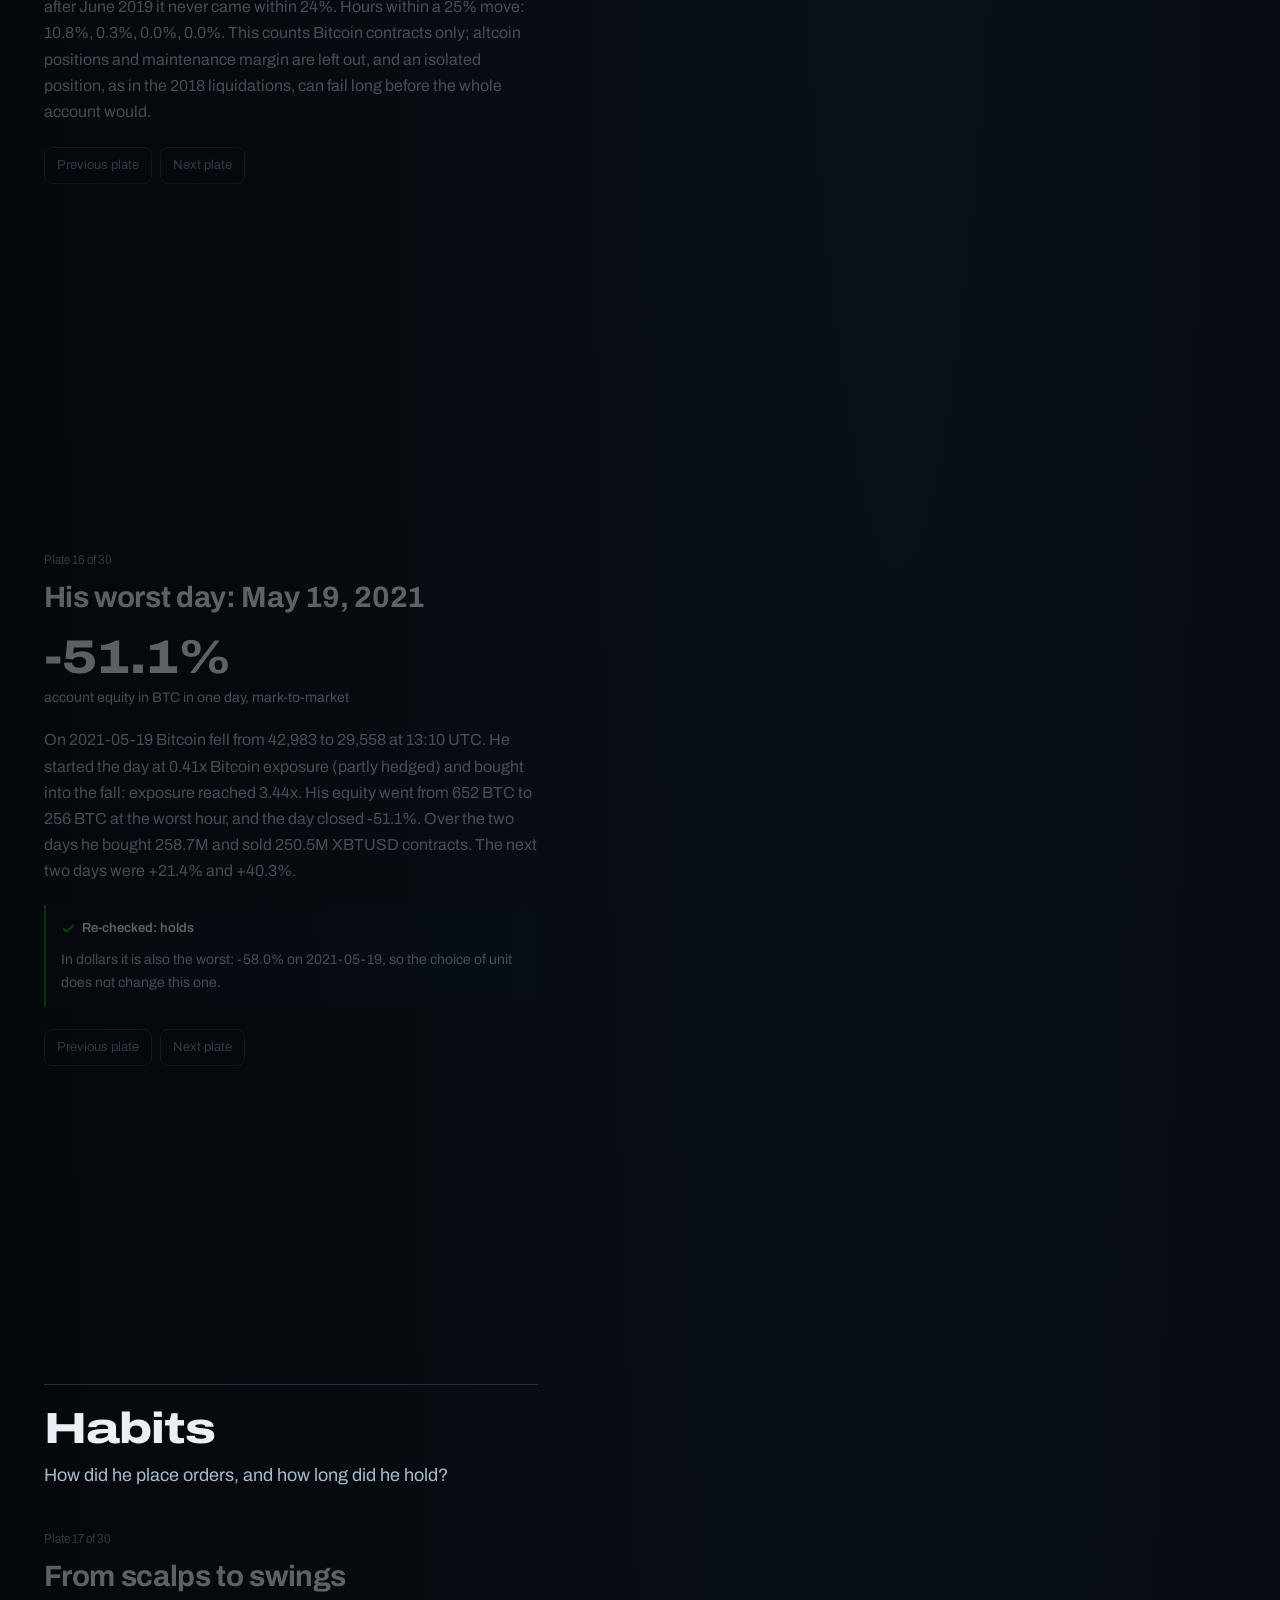
<file: site/atlas.html>
<!doctype html>
<html lang="en">
<head>
<meta charset="utf-8">
<meta name="viewport" content="width=device-width, initial-scale=1">
<title>nyotti-xray atlas</title>
<meta name="description" content="Thirty readings of one published BitMEX trade history (2018-2021): twenty findings re-checked another way and ten new ones, each drawn with dots that are real units of the record. Past records only, not investment advice.">
<meta property="og:type" content="website">
<meta property="og:site_name" content="nyotti-xray">
<meta property="og:title" content="One trading record, read thirty ways">
<meta property="og:description" content="1,439,207 BitMEX fills a trader published (2018-2021), checked against the exchange's public tape and read thirty ways. Past records only, not investment advice.">
<meta property="og:url" content="https://viva-lee.github.io/nyotti-xray/atlas.html">
<meta property="og:image" content="https://viva-lee.github.io/nyotti-xray/og-atlas.jpg">
<meta property="og:image:width" content="1200">
<meta property="og:image:height" content="630">
<meta property="og:image:alt" content="The atlas opening screen: the headline over 10,169 trading decisions drawn as dots along the 2018 to 2021 Bitcoin price.">
<meta name="twitter:card" content="summary_large_image">
<link rel="preconnect" href="https://fonts.googleapis.com">
<link rel="preconnect" href="https://fonts.gstatic.com" crossorigin>
<link href="https://fonts.googleapis.com/css2?family=Archivo:wdth,wght@62..125,100..900&family=IBM+Plex+Sans+KR:wght@400;500;700&display=swap" rel="stylesheet">
<link rel="stylesheet" href="atlas.css">
</head>
<body class="at-hero">
<a class="skip" href="#plates">Skip to the plates</a>
<header class="top">
  <a class="mark" href="index.html">nyotti-xray</a>
  <span class="sect">Atlas</span>
  <p class="notice" data-t="notice"></p>
  <nav class="tools" aria-label="Page">
    <a href="index.html" data-t="replay"></a>
    <button id="open-index" type="button" data-t="index"></button>
    <div class="lang" role="group" aria-label="Language"><button type="button" data-lang="en">EN</button><button type="button" data-lang="ko">KO</button></div>
  </nav>
</header>

<div class="backdrop" aria-hidden="true"></div>
<canvas id="field" aria-hidden="true"></canvas>
<div class="frame" aria-hidden="true">
  <span class="corner tl"></span><span class="corner tr"></span><span class="corner bl"></span><span class="corner br"></span>
  <p class="frame-plate"></p>
  <p class="frame-unit"></p>
  <p class="frame-id">aoa, 2018-03-05 to 2021-12-24</p>
</div>
<div class="beam" aria-hidden="true"></div>
<svg id="overlay" aria-hidden="true"></svg>
<div class="grain" aria-hidden="true"></div>
<div id="tip" class="tip" role="status" hidden></div>

<main class="column">
  <section id="hero" class="hero">
    <div class="hero-copy">
      <h1 id="hero-title"></h1>
      <p id="hero-sub"></p>
      <p id="hero-verdicts"></p>
      <p class="scroll" data-t="scroll"></p>
    </div>
  </section>
  <p id="no-gl" class="no-gl-note"></p>
  <div id="plates"></div>
  <section id="outro" class="summary">
    <h2 id="summary-title"></h2>
    <p id="summary-lead"></p>
    <div id="summary-grid"></div>
  </section>
  <section class="about">
    <h2 id="about-title"></h2>
    <div id="about"></div>
  </section>
  <footer class="foot">
    <p>aoa_public_2021-12-31_with_letter.zip, SHA-256 b6f1dc7a…d01b9a</p>
    <p><a href="https://github.com/viva-lee/nyotti-xray">github.com/viva-lee/nyotti-xray</a>, MIT</p>
  </footer>
</main>

<dialog id="index" aria-labelledby="index-title">
  <div class="sheet">
    <header><h2 id="index-title" data-t="index"></h2><button id="close-index" type="button" data-t="close"></button></header>
    <div id="index-list"></div>
  </div>
</dialog>

<script src="color.js"></script>
<script src="charts.js"></script>
<script src="atlas-gl.js"></script>
<script src="atlas.js"></script>
</body>
</html>
</file>
<file: site/app.css>
:root {
  color-scheme: dark;
  --bg: #08080b;
  --surface: #101014;
  --surface-2: #15151b;
  --surface-3: #1c1c24;
  --line: #22222b;
  --line-2: #2d2d38;
  --ink: #f4f4f6;
  --ink-2: #b4b4c2;
  --muted: #7d7d8c;
  --pink: #ff3d8b;
  --pink-wash: rgba(255, 61, 139, 0.12);
  --amber: #f5b014;
  --buy: #3987e5;
  --sell: #d95926;
  --mono: 'JetBrains Mono', ui-monospace, 'SFMono-Regular', Consolas, monospace;
  --sans: Inter, system-ui, -apple-system, 'Segoe UI', 'Apple SD Gothic Neo', 'Malgun Gothic', sans-serif;
}

* { box-sizing: border-box; }

html, body {
  margin: 0;
  background: var(--bg);
  color: var(--ink);
  font-family: var(--sans);
  font-size: 14px;
  -webkit-font-smoothing: antialiased;
}

body {
  min-height: 100vh;
  background:
    radial-gradient(1200px 520px at 50% -220px, rgba(255, 61, 139, 0.09), transparent 70%),
    var(--bg);
  overflow-x: hidden;
}

html[lang='ko'] body { word-break: keep-all; overflow-wrap: anywhere; }

a { color: var(--ink-2); }
a:hover { color: var(--ink); }
button { font: inherit; color: inherit; cursor: pointer; }
h1, h2, h3 { margin: 0; }

h2 {
  font-family: var(--mono);
  font-size: 11px;
  font-weight: 500;
  letter-spacing: 0.14em;
  text-transform: uppercase;
  color: var(--muted);
  margin-bottom: 12px;
  display: flex;
  align-items: center;
  gap: 8px;
}
h2::before { content: '//'; color: var(--pink); letter-spacing: 0; }

/* top bar */
.top {
  display: flex;
  align-items: center;
  justify-content: space-between;
  gap: 16px;
  padding: 14px 28px;
  border-bottom: 1px solid var(--line);
  position: sticky;
  top: 0;
  z-index: 10;
  background: rgba(8, 8, 11, 0.86);
  backdrop-filter: blur(10px);
}
.brand { font-family: var(--mono); font-weight: 700; letter-spacing: 0.12em; font-size: 13px; display: flex; gap: 8px; }
.brand .mark { color: var(--ink); }
.brand .slash { color: var(--pink); }
.top-right { display: flex; gap: 12px; align-items: center; }
.chip {
  font-family: var(--mono);
  font-size: 11px;
  padding: 4px 9px;
  border-radius: 999px;
  border: 1px solid var(--line-2);
  color: var(--ink-2);
  white-space: nowrap;
}
.chip.warn { border-color: rgba(245, 176, 20, 0.45); color: #f3cf7a; background: rgba(245, 176, 20, 0.07); }
.lang, .speed, .filter { display: inline-flex; border: 1px solid var(--line-2); border-radius: 8px; overflow: hidden; }
.lang button, .speed button, .filter button {
  background: transparent; border: 0; padding: 5px 10px; font-family: var(--mono); font-size: 11.5px; color: var(--muted);
}
.lang button.on, .speed button.on, .filter button.on { background: var(--surface-3); color: var(--ink); }

main { max-width: 1280px; margin: 0 auto; padding: 0 28px 40px; overflow-x: clip; }

/* hero */
.hero { padding-top: 34px; }
.hero-copy { max-width: 900px; margin-bottom: 20px; }
h1 { font-size: clamp(26px, 3.6vw, 44px); line-height: 1.08; letter-spacing: -0.02em; font-weight: 800; }
h1 em { font-style: normal; color: var(--pink); }
.sub { color: var(--ink-2); font-size: 15.5px; line-height: 1.55; margin: 12px 0 0; max-width: 760px; }

.stage {
  position: relative;
  border: 1px solid var(--line);
  border-radius: 14px;
  background: var(--surface);
  overflow: hidden;
}
#replay { display: block; width: 100%; height: min(64vh, 620px); min-height: 380px; }
.counters {
  position: absolute; left: 22px; top: 18px; display: grid; gap: 6px; pointer-events: none;
  text-shadow: 0 2px 12px rgba(0, 0, 0, 0.8);
}
.counters .date { font-family: var(--mono); font-size: 13px; color: var(--ink-2); letter-spacing: 0.06em; }
.counter { font-family: var(--mono); font-variant-numeric: tabular-nums; display: flex; align-items: baseline; gap: 6px; }
.counter span { font-size: 17px; font-weight: 500; color: var(--ink); }
.counter.big span { font-size: clamp(30px, 4.2vw, 48px); font-weight: 700; letter-spacing: -0.02em; }
.counter small { color: var(--muted); font-size: 12px; }
.counter label { color: var(--muted); font-size: 11.5px; margin-left: 4px; }
.event {
  position: absolute; max-width: 300px; padding: 9px 12px; border-radius: 10px;
  background: rgba(16, 16, 20, 0.94); border: 1px solid var(--line-2); font-size: 12.5px; line-height: 1.45;
  color: var(--ink-2); pointer-events: none; transition: opacity 0.4s;
}
.event b { color: var(--ink); display: block; font-family: var(--mono); font-size: 11.5px; margin-bottom: 2px; }
.tip {
  position: absolute; pointer-events: none; padding: 8px 10px; border-radius: 8px; font-size: 12px; line-height: 1.5;
  background: rgba(21, 21, 27, 0.97); border: 1px solid var(--line-2); font-family: var(--mono); color: var(--ink-2);
  white-space: nowrap; z-index: 3;
}
.tip b { color: var(--ink); }

.controls { display: flex; align-items: center; gap: 14px; margin-top: 12px; }
.play {
  width: 40px; height: 40px; border-radius: 50%; border: 1px solid var(--line-2); background: var(--surface-2);
  display: grid; place-items: center; flex: none;
}
.play:hover { border-color: var(--pink); }
.i-play { width: 0; height: 0; border-left: 12px solid var(--ink); border-top: 7px solid transparent; border-bottom: 7px solid transparent; margin-left: 3px; }
.play.playing .i-play { width: 11px; height: 13px; border: 0; margin: 0; border-left: 4px solid var(--ink); border-right: 4px solid var(--ink); }
#scrub { flex: 1; accent-color: var(--pink); }
.legend, .lens-legend { display: flex; flex-wrap: wrap; gap: 16px; margin-top: 10px; font-size: 12px; color: var(--ink-2); }
.legend i, .lens-legend i { display: inline-block; width: 10px; height: 10px; border-radius: 50%; margin-right: 6px; vertical-align: -1px; }
.legend .line i { width: 16px; height: 2px; border-radius: 1px; vertical-align: 3px; }
.lens-legend .ramp { display: inline-block; width: 120px; height: 8px; border-radius: 4px; vertical-align: 0; margin: 0 6px; }

/* lenses */
.lens-wrap { margin-top: 56px; }
.lead { color: var(--ink-2); max-width: 820px; line-height: 1.55; margin: 0 0 16px; }
.lens-bar { display: flex; flex-wrap: wrap; gap: 12px; justify-content: space-between; align-items: center; margin-bottom: 12px; }
.tabs { display: flex; flex-wrap: wrap; gap: 6px; }
.tabs button {
  background: var(--surface); border: 1px solid var(--line-2); color: var(--ink-2); border-radius: 8px; padding: 6px 11px;
  font-size: 12.5px;
}
.tabs button.on { border-color: var(--pink); color: var(--ink); background: var(--pink-wash); }
.lens-grid { display: grid; grid-template-columns: minmax(0, 1fr) 340px; gap: 14px; }
.lens-plot { overflow: hidden; border: 1px solid var(--line); border-radius: 14px; background: var(--surface); padding: 12px 12px 10px; min-width: 0; }
#lens { display: block; width: 100%; height: 420px; }
.inspect {
  border: 1px solid var(--line); border-radius: 14px; background: var(--surface); padding: 14px; font-size: 12.5px;
  max-height: 520px; overflow: auto; line-height: 1.5;
}
.inspect .empty { color: var(--muted); }
.inspect h3 { font-family: var(--mono); font-size: 12px; color: var(--ink); margin-bottom: 4px; }
.inspect .act { color: var(--ink-2); margin-bottom: 10px; }
.inspect .ans { display: grid; grid-template-columns: 1fr 56px 78px; gap: 4px 8px; align-items: center; margin: 8px 0 12px; }
.inspect .ans .bar { height: 6px; border-radius: 3px; background: var(--surface-3); overflow: hidden; }
.inspect .ans .bar > span { display: block; height: 100%; border-radius: 3px; }
.inspect .ans .v { font-family: var(--mono); font-size: 11px; color: var(--ink-2); text-align: right; }
.inspect .saw { border-top: 1px solid var(--line); padding-top: 10px; color: var(--muted); }
.inspect .saw dt { font-family: var(--mono); font-size: 10.5px; color: var(--muted); margin-top: 6px; }
.inspect .saw dd { margin: 0; color: var(--ink-2); }
.checks { display: flex; flex-wrap: wrap; gap: 10px; margin-top: 12px; }
.checks .chip { font-size: 11.5px; white-space: normal; max-width: 100%; }

/* findings */
.findings { margin-top: 64px; }
.cards { display: grid; grid-template-columns: repeat(auto-fill, minmax(360px, 1fr)); gap: 14px; }
.card {
  border: 1px solid var(--line); border-radius: 14px; background: var(--surface); padding: 18px 18px 16px;
  display: flex; flex-direction: column; gap: 10px; min-width: 0;
}
.card h3 { font-size: 16px; font-weight: 600; letter-spacing: -0.01em; }
.card .stat { display: flex; align-items: baseline; gap: 10px; flex-wrap: wrap; }
.card .stat b { font-family: var(--mono); font-size: 30px; font-weight: 700; color: var(--ink); letter-spacing: -0.02em; }
.card .stat span { color: var(--muted); font-size: 12.5px; }
.card p { color: var(--ink-2); line-height: 1.55; margin: 0; font-size: 13.5px; }
.card svg { width: 100%; height: auto; display: block; }
.card svg text { font-family: var(--mono); font-size: 10.5px; fill: var(--muted); }
.card svg text.v { fill: var(--ink-2); }

.card .tag.new {
  align-self: flex-start; font-family: var(--mono); font-size: 10.5px; color: #8fd3ff; border: 1px solid rgba(143, 211, 255, 0.4);
  border-radius: 999px; padding: 1px 8px;
}
.card details.review { border-left: 2px solid var(--line-2); padding: 4px 0 2px 10px; }
.card details.review.holds { border-left-color: rgba(12, 163, 12, 0.7); }
.card details.review.nuance { border-left-color: rgba(250, 178, 25, 0.75); }
.card details.review.revised { border-left-color: rgba(236, 131, 90, 0.85); }
.card details.review summary { cursor: pointer; font-size: 12.5px; color: var(--ink); }
.card details.review p { margin-top: 6px; font-size: 12.5px; }
.card .to-atlas { margin-top: auto; font-size: 12.5px; color: var(--muted); }
.atlas-link {
  font-family: var(--mono); font-size: 11.5px; color: var(--ink); text-decoration: none; padding: 4px 10px;
  border: 1px solid var(--line-2); border-radius: 999px;
}
.atlas-link:hover { border-color: var(--pink); }
.brand, .atlas-link, .lang button { white-space: nowrap; }

/* about */
.about { margin-top: 64px; }
.about-grid { display: grid; grid-template-columns: repeat(auto-fill, minmax(300px, 1fr)); gap: 14px; }
.about-grid > div { border: 1px solid var(--line); border-radius: 14px; padding: 16px 18px; background: var(--surface); }
.about-grid h3 { font-size: 14px; margin-bottom: 8px; }
.about-grid p, .about-grid li { color: var(--ink-2); line-height: 1.55; font-size: 13px; }
.about-grid ul { padding-left: 18px; margin: 0; }
.about-grid blockquote { margin: 0; padding-left: 12px; border-left: 2px solid var(--pink); color: var(--ink-2); font-size: 13px; line-height: 1.6; }

.foot {
  display: flex; justify-content: space-between; flex-wrap: wrap; gap: 10px; padding: 18px 28px; border-top: 1px solid var(--line);
  font-family: var(--mono); font-size: 11.5px; color: var(--muted);
}

@media (max-width: 900px) {
  .lens-grid { grid-template-columns: 1fr; }
  .inspect { max-height: none; }
}
@media (max-width: 640px) {
  main { padding: 0 16px 32px; }
  .top { padding: 12px 16px; }
  .chip.warn { display: none; }
  .cards { grid-template-columns: 1fr; }
  #replay { min-height: 420px; }
  .counters { left: 14px; top: 12px; }
  #lens { height: 340px; }
}
@media (max-width: 400px) {
  .top { gap: 8px; padding: 12px; }
  .top-right { gap: 8px; }
  .brand { letter-spacing: 0.06em; gap: 5px; }
  .atlas-link .more { display: none; }
}
</file>
<file: site/atlas.css>
/* nyotti-xray atlas: a lightbox. The page is radiograph film; the record glows on it. */
:root {
  color-scheme: dark;
  --film: #04070b;
  --plate: #08101a;
  --ink: #eaf1f6;
  --ink-2: #a9bbca;
  --ink-3: #74889a;
  --rule: #15212c;
  --rule-2: #223241;
  --phosphor: #a3bed2;
  --glow: #8fd3ff;
  --good: #0ca30c;
  --warn: #fab219;
  --serious: #ec835a;
  --column: min(44vw, 600px);
  --sans: 'Archivo', 'IBM Plex Sans KR', system-ui, -apple-system, 'Segoe UI', 'Apple SD Gothic Neo', 'Malgun Gothic', sans-serif;
  --stage-bottom: 50vh;
}

* { box-sizing: border-box; }
html { background: var(--film); scroll-behavior: smooth; }
body {
  margin: 0;
  min-height: 100vh;
  background:
    radial-gradient(120% 90% at 70% 40%, rgba(40, 70, 100, 0.16), transparent 60%),
    var(--film);
  color: var(--ink);
  font-family: var(--sans);
  font-size: 16px;
  line-height: 1.6;
  font-variation-settings: 'wdth' 100;
  -webkit-font-smoothing: antialiased;
  overflow-x: clip;
}
html[lang='ko'] body { word-break: keep-all; overflow-wrap: anywhere; }
a { color: var(--ink); text-decoration-color: rgba(163, 190, 210, 0.45); text-underline-offset: 3px; }
a:hover { text-decoration-color: var(--ink); }
button { font: inherit; color: inherit; cursor: pointer; }
:focus-visible { outline: 2px solid var(--glow); outline-offset: 3px; border-radius: 4px; }
h1, h2, h3, p { margin: 0; }

.skip { position: absolute; left: -9999px; top: 0; z-index: 50; background: var(--plate); padding: 8px 12px; }
.skip:focus { left: 12px; top: 12px; }

/* ------------------------------------------------------------ header */
.top {
  position: fixed; inset: 0 0 auto 0; z-index: 10; height: 56px;
  display: flex; align-items: center; gap: 14px; padding: 0 clamp(16px, 2.4vw, 32px);
  background: linear-gradient(rgba(4, 7, 11, 0.94), rgba(4, 7, 11, 0.78));
  backdrop-filter: blur(10px);
  border-bottom: 1px solid var(--rule);
}
.mark {
  text-decoration: none; font-weight: 800; font-size: 16px; letter-spacing: 0.01em;
  font-variation-settings: 'wdth' 125;
}
.sect {
  color: var(--ink-2); font-size: 15px; font-variation-settings: 'wdth' 75; font-weight: 500;
  padding-left: 14px; border-left: 1px solid var(--rule-2);
}
.notice {
  margin-left: auto; font-size: 12.5px; color: #f3d38a; padding: 4px 11px; border-radius: 999px;
  border: 1px solid rgba(250, 178, 25, 0.32); background: rgba(250, 178, 25, 0.06); white-space: nowrap;
}
.tools { display: flex; align-items: center; gap: 6px; }
.tools > a, .tools > button {
  background: transparent; border: 1px solid transparent; border-radius: 8px; padding: 7px 11px;
  font-size: 14px; color: var(--ink-2); text-decoration: none; min-height: 36px;
}
.tools > a:hover, .tools > button:hover { color: var(--ink); border-color: var(--rule-2); }
.lang { display: inline-flex; border: 1px solid var(--rule-2); border-radius: 8px; overflow: hidden; margin-left: 4px; }
.lang button { background: transparent; border: 0; padding: 7px 10px; font-size: 12.5px; color: var(--ink-3); min-height: 34px; font-variation-settings: 'wdth' 85; }
.lang button.on { background: #13202c; color: var(--ink); }
.mark, .tools > a, .tools > button, .lang button { white-space: nowrap; }
@media (max-width: 400px) {
  .top { gap: 8px; }
  .tools { gap: 2px; }
  .tools > a, .tools > button, .lang button { padding: 7px 8px; }
}

/* ------------------------------------------------------------ the field */
#field { position: fixed; inset: 0; z-index: 3; pointer-events: none; }
.backdrop { display: none; }
.grain {
  position: fixed; inset: 0; z-index: 6; pointer-events: none; opacity: 0.07;
  background-image: url("data:image/svg+xml,%3Csvg xmlns='http://www.w3.org/2000/svg' width='160' height='160'%3E%3Cfilter id='n'%3E%3CfeTurbulence type='fractalNoise' baseFrequency='0.9' numOctaves='2' stitchTiles='stitch'/%3E%3C/filter%3E%3Crect width='100%25' height='100%25' filter='url(%23n)'/%3E%3C/svg%3E");
}
.frame { position: fixed; z-index: 4; pointer-events: none; transition: opacity 0.5s ease; }
body.at-hero .frame { opacity: 0; }
.corner { position: absolute; width: 18px; height: 18px; border-color: rgba(163, 190, 210, 0.38); border-style: solid; border-width: 0; }
.corner.tl { left: 0; top: 0; border-left-width: 1px; border-top-width: 1px; }
.corner.tr { right: 0; top: 0; border-right-width: 1px; border-top-width: 1px; }
.corner.bl { left: 0; bottom: 0; border-left-width: 1px; border-bottom-width: 1px; }
.corner.br { right: 0; bottom: 0; border-right-width: 1px; border-bottom-width: 1px; }
.frame-plate { position: absolute; left: 24px; top: -2px; transform: translateY(-100%); font-size: 12.5px; color: var(--ink-3); font-variation-settings: 'wdth' 85; padding-bottom: 6px; }
.frame-unit {
  position: absolute; left: 24px; bottom: -6px; transform: translateY(100%); font-size: 12.5px; color: var(--ink-2);
  display: flex; align-items: center; gap: 8px; max-width: 70%;
}
.frame-unit::before { content: ''; flex: none; width: 7px; height: 7px; border-radius: 50%; background: var(--phosphor); box-shadow: 0 0 8px var(--glow); }
.frame-id { position: absolute; right: 24px; bottom: -6px; transform: translateY(100%); font-size: 11.5px; color: var(--ink-3); font-variation-settings: 'wdth' 75; }
.beam {
  position: fixed; left: 0; top: 0; z-index: 4; width: 2px; height: 100vh; pointer-events: none; opacity: 0;
  background: linear-gradient(transparent, rgba(190, 228, 255, 0.95) 18%, rgba(190, 228, 255, 0.95) 82%, transparent);
  box-shadow: 0 0 22px 4px rgba(120, 190, 255, 0.45);
}
#overlay { position: fixed; z-index: 4; pointer-events: none; opacity: 0; transition: opacity 0.5s ease; overflow: visible; }
#overlay.on { opacity: 1; }
#overlay text { font-family: var(--sans); }
#overlay .ov { fill: var(--ink-2); font-size: 12.5px; }
#overlay .ov-tick { fill: var(--ink-3); font-size: 11.5px; font-variation-settings: 'wdth' 85; }
#overlay .ov-strong { fill: var(--ink); font-size: 13px; font-weight: 600; }
#overlay .ov-alert { fill: var(--serious); font-size: 13px; font-weight: 600; }
#overlay .ov-grid { stroke: rgba(130, 165, 190, 0.13); stroke-width: 1; }
#overlay .ov-rule { stroke: rgba(170, 200, 225, 0.4); stroke-width: 1; }
#overlay .ov-mark { stroke: var(--ink); stroke-width: 2; stroke-linecap: round; }

.tip {
  position: fixed; z-index: 20; pointer-events: none; max-width: 320px;
  background: rgba(8, 15, 23, 0.97); border: 1px solid var(--rule-2); border-radius: 8px;
  padding: 8px 11px; font-size: 12.5px; line-height: 1.5; color: var(--ink-2);
  box-shadow: 0 8px 28px rgba(0, 0, 0, 0.5);
}
.tip b { color: var(--ink); font-weight: 600; }
.tip .sw { display: inline-block; width: 8px; height: 8px; border-radius: 50%; margin-right: 6px; vertical-align: 0; }

/* ------------------------------------------------------------ column */
.column {
  position: relative; z-index: 5; width: var(--column);
  padding: 0 clamp(18px, 2vw, 28px) 0 clamp(20px, 3.4vw, 56px);
}

.hero { min-height: 100svh; display: flex; align-items: flex-start; padding-top: calc(56px + 5vh); }
.hero-copy { width: min(66vw, 1040px); }
#hero-title {
  font-size: clamp(44px, min(5.4vw, 9.5vh), 92px); line-height: 0.95; letter-spacing: -0.025em; max-width: 12.5em;
  font-weight: 780; font-variation-settings: 'wdth' 116; text-wrap: balance;
}
html[lang='ko'] #hero-title { font-size: clamp(38px, min(4.4vw, 7.8vh), 74px); line-height: 1.1; letter-spacing: -0.03em; font-weight: 700; }
#hero-sub { margin-top: 22px; font-size: 17px; line-height: 1.62; color: var(--ink-2); max-width: 36em; }
#hero-verdicts { margin-top: 20px; display: flex; flex-wrap: wrap; gap: 8px 18px; align-items: center; }
#hero-verdicts .vsum { color: var(--ink-3); font-size: 13.5px; }
.scroll { margin-top: 30px; font-size: 13.5px; color: var(--ink-3); display: flex; align-items: center; gap: 10px; }
.scroll::before { content: ''; width: 1px; height: 34px; background: linear-gradient(var(--ink-3), transparent); }
.hero.tight .scroll { visibility: hidden; } /* short screens: the silhouette rises into the cue's place */

.vchip { display: inline-flex; align-items: center; gap: 6px; font-size: 13px; font-weight: 600; color: var(--ink); }
.vchip svg { width: 15px; height: 15px; flex: none; }
.vchip.holds svg { color: var(--good); }
.vchip.nuance svg { color: var(--warn); }
.vchip.revised svg { color: var(--serious); }

/* ------------------------------------------------------------ plates */
.plate { min-height: 100svh; display: flex; flex-direction: column; justify-content: center; padding: 14vh 0; scroll-margin-top: 0; }
.chapter { padding-top: 22px; margin-bottom: 40px; border-top: 1px solid var(--rule-2); }
.chapter h2 { font-size: clamp(34px, 3.4vw, 54px); line-height: 1; font-weight: 800; font-variation-settings: 'wdth' 125; letter-spacing: -0.02em; }
.chapter p { margin-top: 10px; font-size: 18px; color: var(--ink-2); }
.plate-body { max-width: 34em; opacity: 0.38; transition: opacity 0.5s ease; }
.plate.active .plate-body { opacity: 1; }
.plate-no { font-size: 13px; color: var(--ink-3); display: flex; align-items: center; gap: 10px; font-variation-settings: 'wdth' 85; }
.new { font-size: 11.5px; color: var(--glow); border: 1px solid rgba(143, 211, 255, 0.4); border-radius: 999px; padding: 1px 8px; font-variation-settings: 'wdth' 85; }
.plate h3 { margin-top: 10px; font-size: clamp(25px, 2.3vw, 34px); line-height: 1.14; font-weight: 700; letter-spacing: -0.012em; text-wrap: balance; }
.stat { margin-top: 18px; }
.stat b {
  display: block; font-size: clamp(38px, 3.7vw, 58px); line-height: 1.02; font-weight: 800;
  font-variation-settings: 'wdth' 118; letter-spacing: -0.02em; font-variant-numeric: tabular-nums;
}
.stat span { display: block; margin-top: 6px; font-size: 14px; color: var(--ink-2); }
.text { margin-top: 18px; font-size: 16px; line-height: 1.64; color: var(--ink-2); }
html[lang='ko'] .text { font-size: 15.5px; line-height: 1.8; }
.review { margin-top: 20px; padding: 13px 15px; border-left: 2px solid var(--rule-2); background: rgba(150, 190, 220, 0.035); border-radius: 0 8px 8px 0; }
.review.holds { border-left-color: rgba(12, 163, 12, 0.7); }
.review.nuance { border-left-color: rgba(250, 178, 25, 0.75); }
.review.revised { border-left-color: rgba(236, 131, 90, 0.85); }
.review p + p { margin-top: 6px; font-size: 14px; line-height: 1.6; color: var(--ink-2); }
.fallback { display: none; margin-top: 18px; }
.fallback svg { width: 100%; height: auto; }
.fallback svg text { font-family: var(--sans); font-size: 10.5px; fill: var(--ink-3); }
.fallback svg text.v { fill: var(--ink-2); }
body.no-gl .fallback { display: block; }
.no-gl-note { display: none; }
body.no-gl .no-gl-note { display: block; margin: 20px 0; padding: 12px 14px; border: 1px solid var(--rule-2); border-radius: 8px; color: var(--ink-2); font-size: 14px; }
.step { margin-top: 22px; display: flex; gap: 8px; }
.step button {
  background: transparent; border: 1px solid var(--rule-2); border-radius: 8px; padding: 7px 12px; font-size: 13px;
  color: var(--ink-3); min-height: 36px;
}
.step button:hover { color: var(--ink); border-color: var(--ink-3); }

/* ------------------------------------------------------------ summary, about */
.summary { padding: 18vh 0 6vh; min-height: 100svh; }
.summary h2, .about h2 { font-size: clamp(30px, 2.8vw, 44px); line-height: 1.05; font-weight: 800; font-variation-settings: 'wdth' 118; letter-spacing: -0.015em; }
#summary-lead { margin-top: 14px; color: var(--ink-2); max-width: 34em; }
#summary-grid { margin-top: 30px; }
.sum-ch { padding: 14px 0; border-top: 1px solid var(--rule); }
.sum-ch h3 { font-size: 13px; font-weight: 600; color: var(--ink-3); font-variation-settings: 'wdth' 85; margin-bottom: 6px; }
.sum-ch ul { list-style: none; margin: 0; padding: 0; }
.sum-ch li { display: flex; justify-content: space-between; align-items: baseline; gap: 12px; padding: 5px 0; font-size: 14.5px; }
.sum-ch li a { text-decoration: none; color: var(--ink); }
.sum-ch li a:hover { text-decoration: underline; }
.sum-ch .vchip { font-size: 12px; font-weight: 500; color: var(--ink-2); white-space: nowrap; }
.sum-ch .new { white-space: nowrap; }
.about { padding: 8vh 0 6vh; }
#about { margin-top: 20px; display: grid; gap: 18px; }
#about h3 { font-size: 15px; font-weight: 700; margin-bottom: 4px; }
#about p { font-size: 14.5px; color: var(--ink-2); line-height: 1.62; }
.foot { padding: 24px 0 40px; border-top: 1px solid var(--rule); font-size: 12.5px; color: var(--ink-3); display: grid; gap: 4px; }

/* ------------------------------------------------------------ index */
dialog#index { width: min(1100px, calc(100vw - 32px)); max-height: calc(100vh - 48px); padding: 0; border: 1px solid var(--rule-2); border-radius: 14px; background: rgba(6, 11, 17, 0.98); color: var(--ink); }
dialog#index::backdrop { background: rgba(2, 4, 7, 0.72); backdrop-filter: blur(4px); }
#index .sheet { padding: 22px 26px 28px; }
#index header { display: flex; justify-content: space-between; align-items: center; margin-bottom: 8px; }
#index header h2 { font-size: 26px; font-weight: 800; font-variation-settings: 'wdth' 118; }
#index header button { background: transparent; border: 1px solid var(--rule-2); border-radius: 8px; padding: 7px 12px; color: var(--ink-2); min-height: 36px; }
#index-list { columns: 3 300px; column-gap: 34px; }
#index-list .sum-ch { break-inside: avoid; }

/* ------------------------------------------------------------ narrow: the plate sits on top, the text scrolls under it */
@media (max-width: 959px) {
  :root { --column: 100%; }
  .notice { display: none; }
  .sect { display: none; }
  .tools { margin-left: auto; }
  .backdrop { display: block; position: fixed; left: 0; right: 0; top: 0; z-index: 2; background: var(--film); }
  body.at-hero .backdrop { background: transparent; }
  .column { padding: 0 16px; }
  .hero { padding-top: calc(56px + 4vh); }
  .hero-copy { width: 100%; }
  #hero-title { font-size: 40px; }
  #hero-sub { font-size: 16px; line-height: 1.55; }
  .plate { justify-content: flex-start; padding: calc(var(--stage-bottom) + 18px) 0 10vh; z-index: 1; position: relative; }
  .column > .plate, #plates { position: relative; z-index: 1; }
  .plate-body { opacity: 1; }
  .chapter { margin-bottom: 22px; }
  .frame-plate { display: none; }
  .frame-unit { left: 12px; max-width: 92%; font-size: 12px; }
  .frame { z-index: 4; }
  .frame-id { display: none; }
  .summary, .about, .foot { position: relative; z-index: 1; }
  .summary { padding-top: calc(var(--stage-bottom) + 24px); }
}
@media (max-width: 959px) {
  #plates { z-index: 1; }
  .column { z-index: auto; }
  .hero { position: relative; z-index: 5; }
}

@media (prefers-reduced-motion: reduce) {
  html { scroll-behavior: auto; }
  .plate-body, #overlay, .frame { transition: none; }
}
</file>
